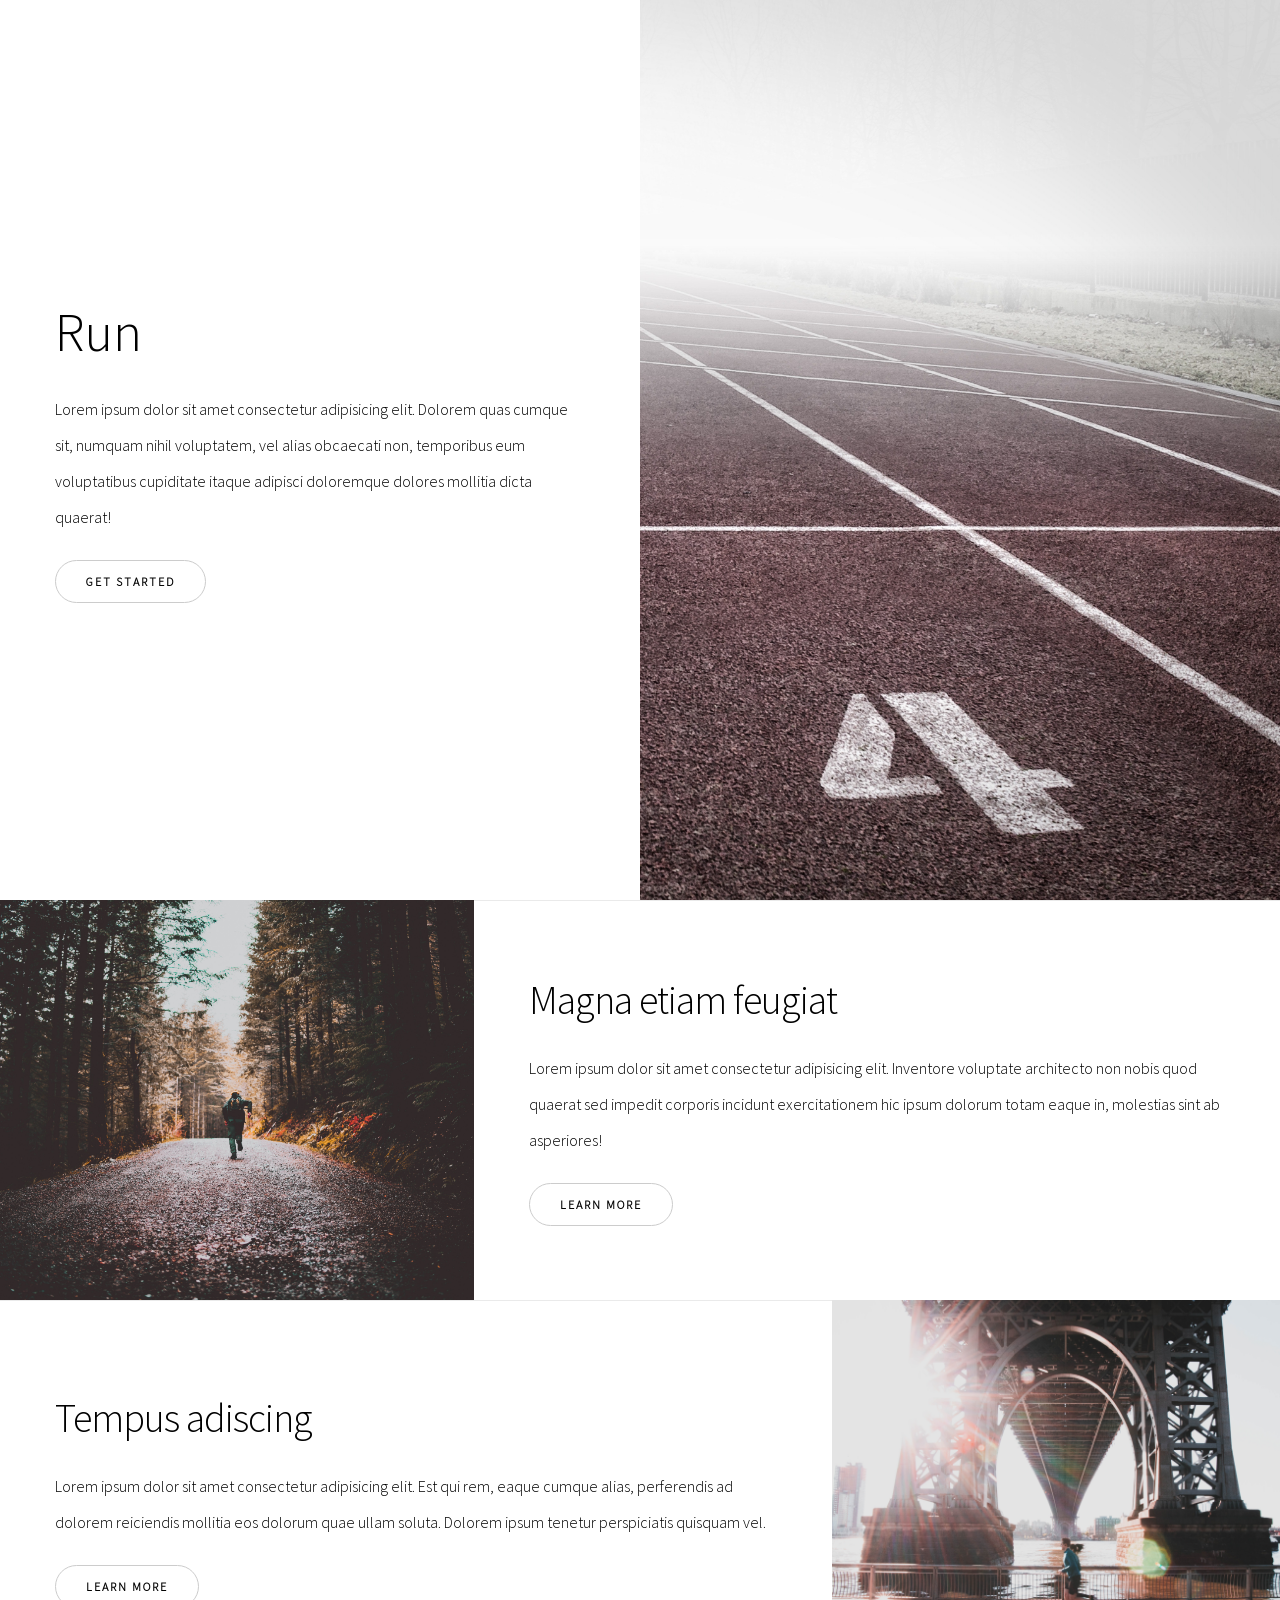
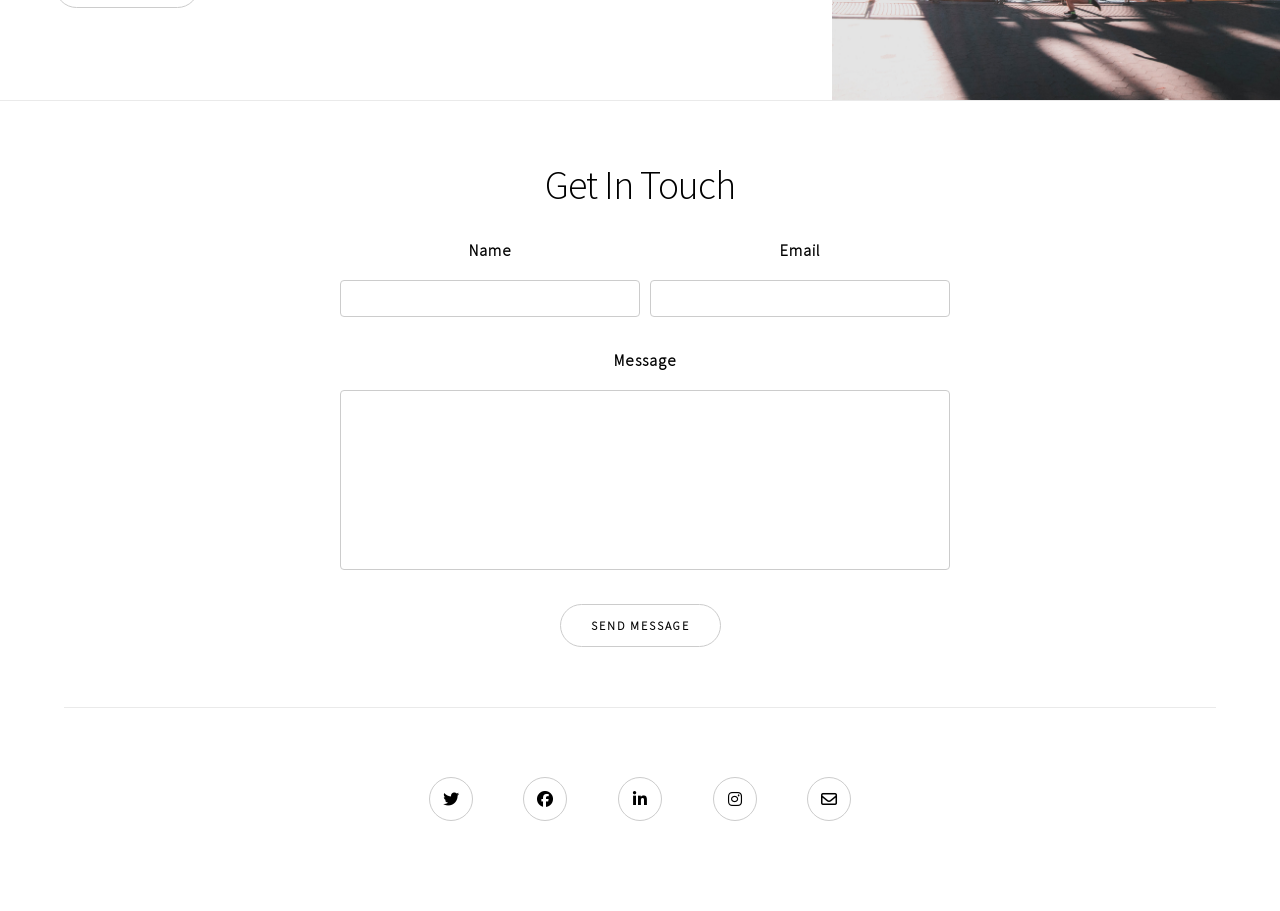
<file: index.html>
<!DOCTYPE html>
<html lang="fr">
  <head>
    <meta charset="UTF-8" />
    <meta http-equiv="X-UA-Compatible" content="IE=edge" />
    <meta name="viewport" content="width=device-width, initial-scale=1.0" />
    <title>Run</title>

    <link
      rel="stylesheet"
      href="https://cdnjs.cloudflare.com/ajax/libs/font-awesome/6.3.0/css/all.min.css"
    />
    <link rel="stylesheet" href="./assets/style/style.css" />
  </head>
  <body>
    <header>
      <div class="container">
        <div>
          <h1>Run</h1>
          <p>
            Lorem ipsum dolor sit amet consectetur adipisicing elit. Dolorem
            quas cumque sit, numquam nihil voluptatem, vel alias obcaecati non,
            temporibus eum voluptatibus cupiditate itaque adipisci doloremque
            dolores mollitia dicta quaerat!
          </p>
          <a href="#" class="button">Get started</a>
        </div>
      </div>
      <div class="img-banner"></div>
    </header>
    <section class="section-1">
      <div class="img"></div>
      <div class="container">
        <div>
          <h2>Magna etiam feugiat</h2>
          <p>
            Lorem ipsum dolor sit amet consectetur adipisicing elit. Inventore
            voluptate architecto non nobis quod quaerat sed impedit corporis
            incidunt exercitationem hic ipsum dolorum totam eaque in, molestias
            sint ab asperiores!
          </p>
          <a href="#" class="button">Learn More</a>
        </div>
      </div>
    </section>
    <section class="section-2">
      <div class="container">
        <div>
          <h2>Tempus adiscing</h2>
          <p>
            Lorem ipsum dolor sit amet consectetur adipisicing elit. Est qui
            rem, eaque cumque alias, perferendis ad dolorem reiciendis mollitia
            eos dolorum quae ullam soluta. Dolorem ipsum tenetur perspiciatis
            quisquam vel.
          </p>
          <a href="#" class="button">Learn More</a>
        </div>
      </div>
      <div class="img"></div>
    </section>

    <section class="contact">
      <h2>Get In Touch</h2>
      <form action="#">
        <div class="form-grid">
          <div>
            <label for="name">Name</label>
            <input type="text" id="name" />
          </div>
          <div>
            <label for="email">Email</label>
            <input type="text" id="email" />
          </div>
          <div class="textarea">
            <label for="message">Message</label>
            <textarea id="message"></textarea>
          </div>
        </div>
        <input type="submit" class="button" value="Send Message" />
      </form>
    </section>

    <footer>
      <ul>
        <li>
          <a href="#">
            <i class="fab fa-twitter"></i>
          </a>
        </li>
        <li>
          <a href="#">
            <i class="fab fa-facebook"></i>
          </a>
        </li>
        <li>
          <a href="#">
            <i class="fab fa-linkedin-in"></i>
          </a>
        </li>
        <li>
          <a href="#">
            <i class="fab fa-instagram"></i>
          </a>
        </li>
        <li>
          <a href="#">
            <i class="far fa-envelope"></i>
          </a>
        </li>
      </ul>
    </footer>
  </body>
</html>
</file>
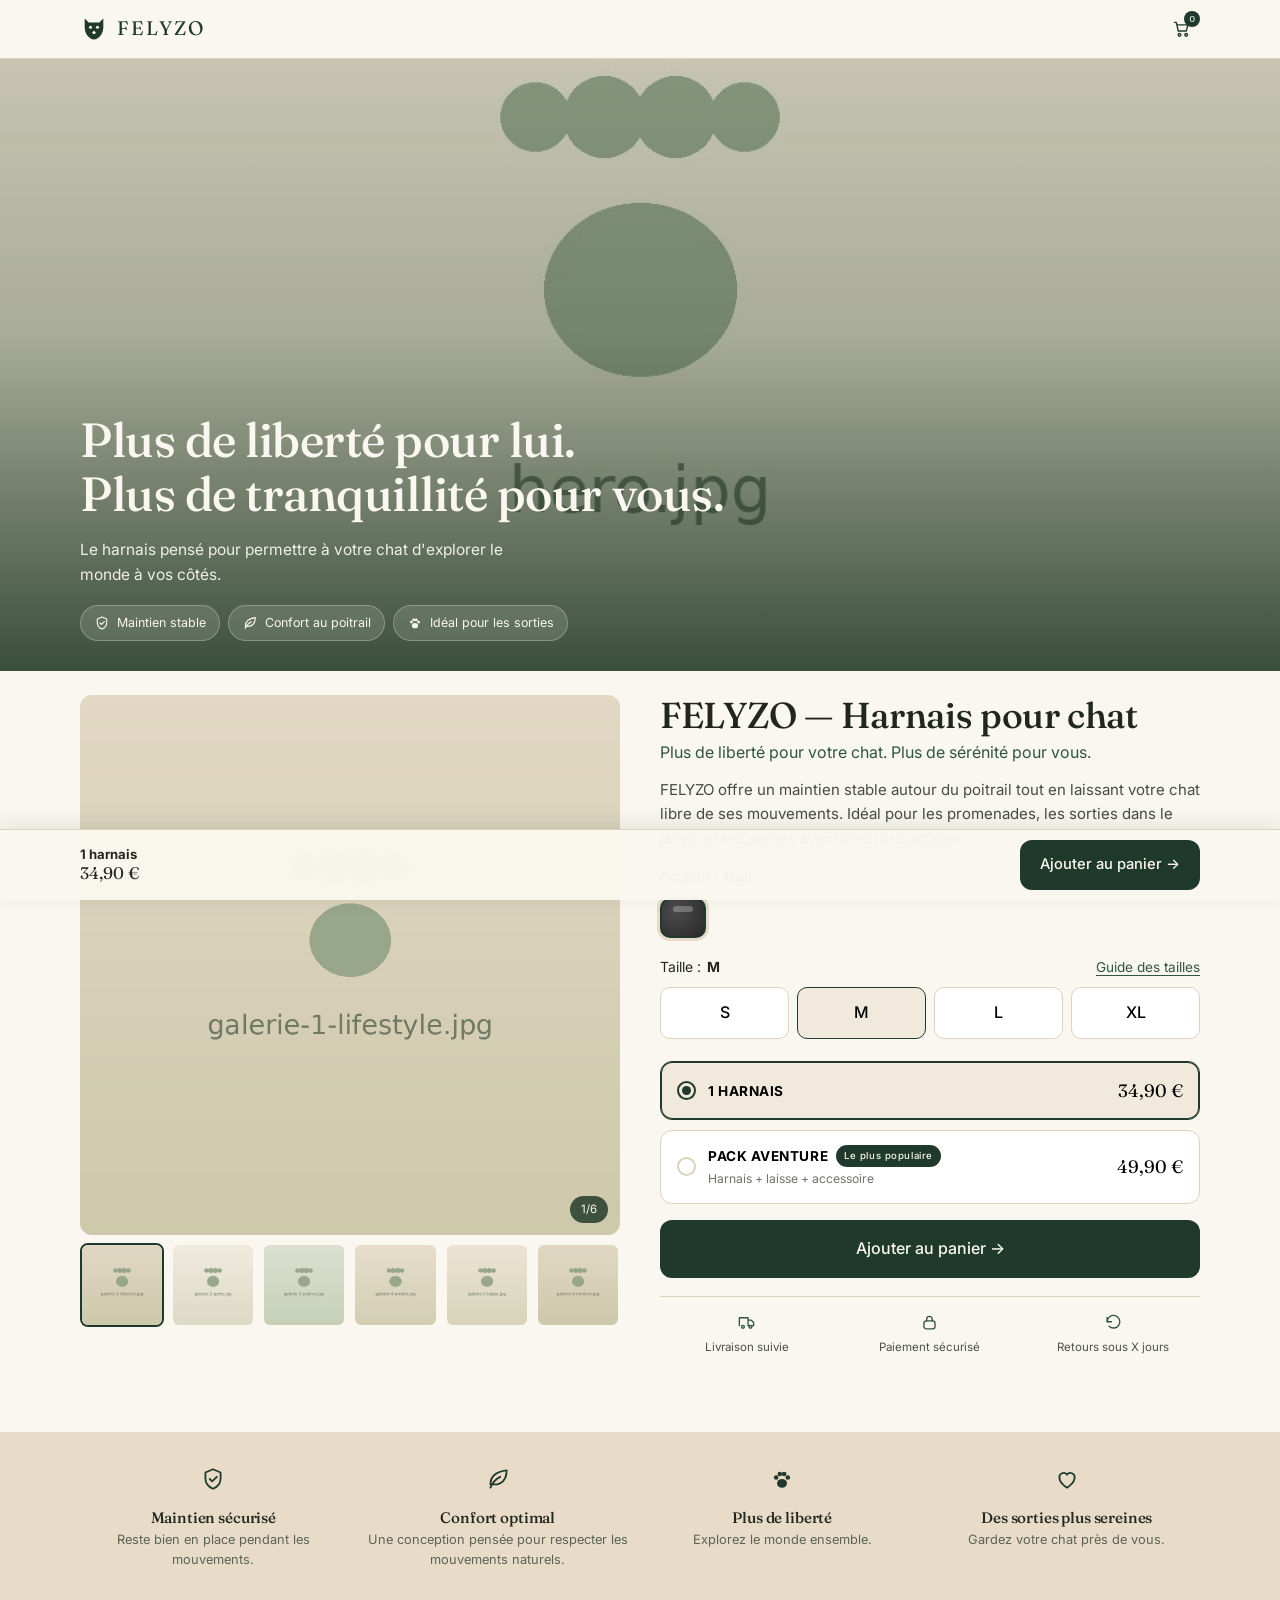
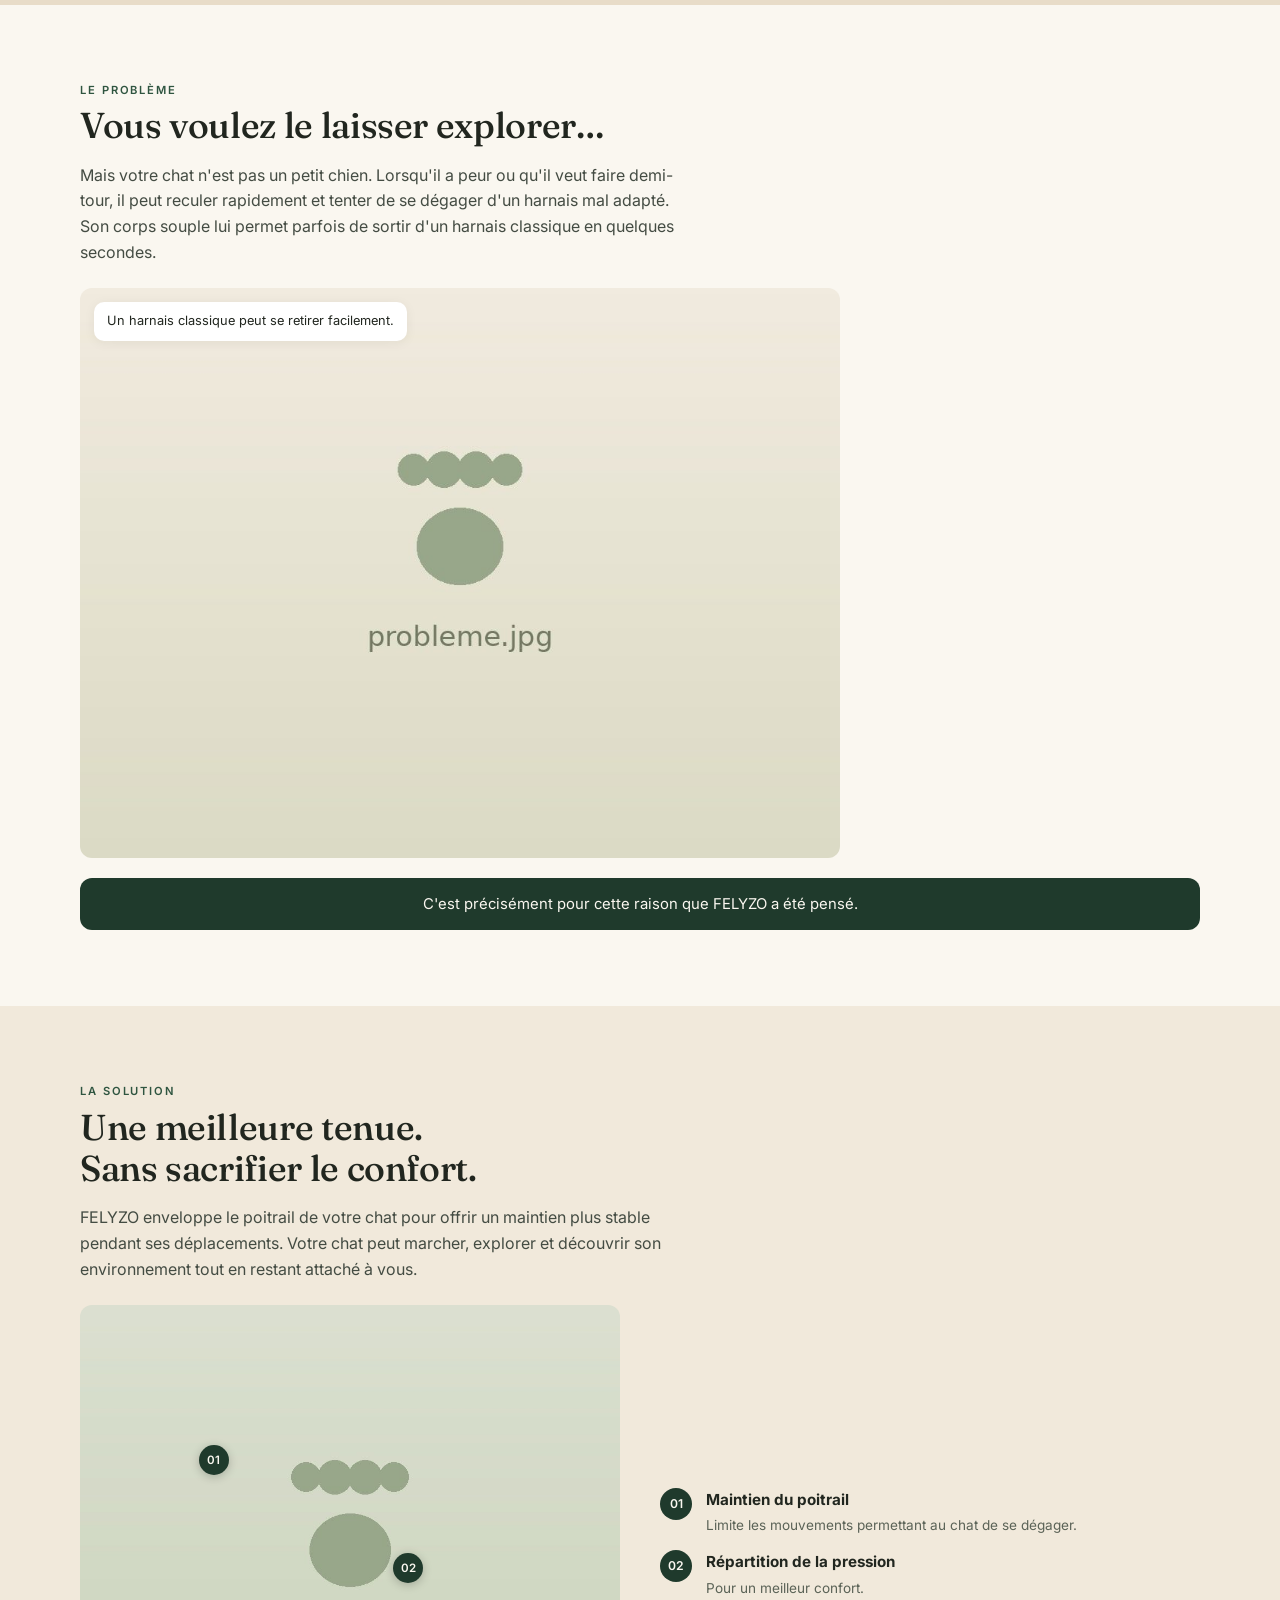
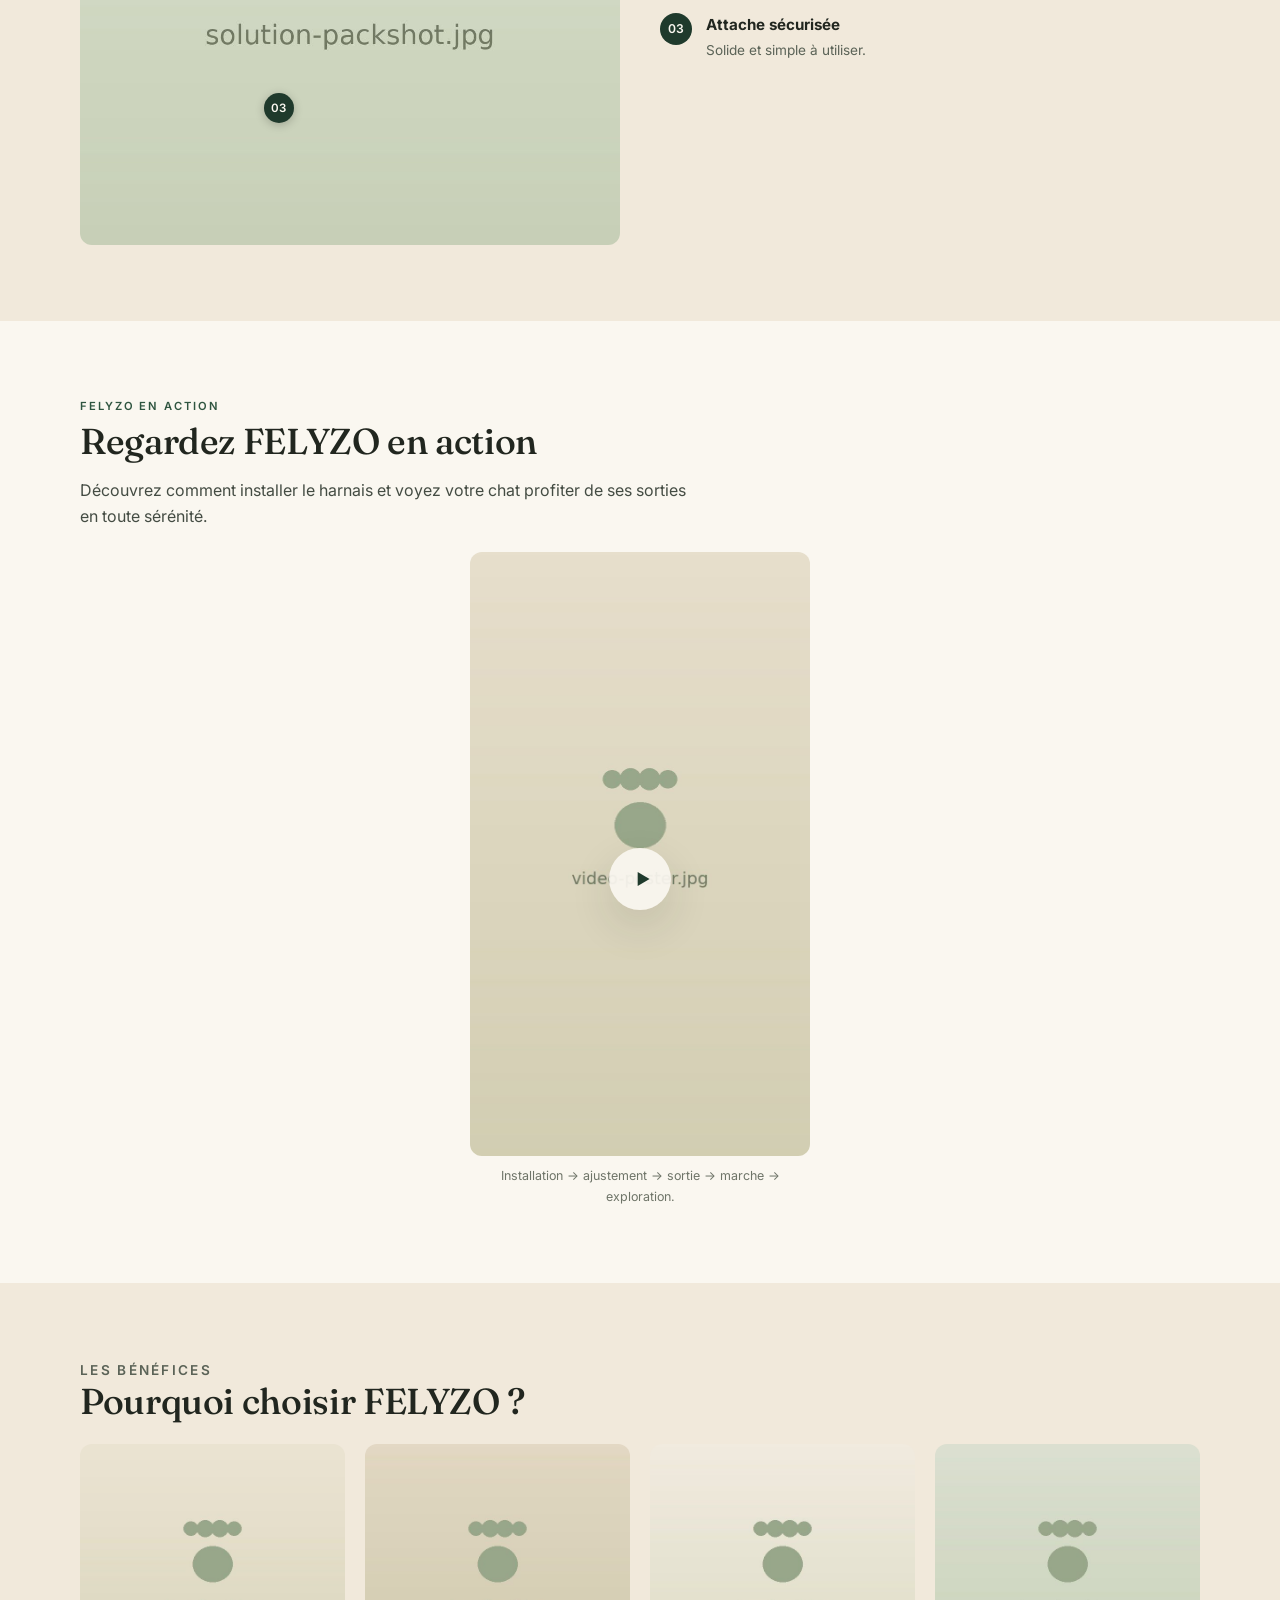
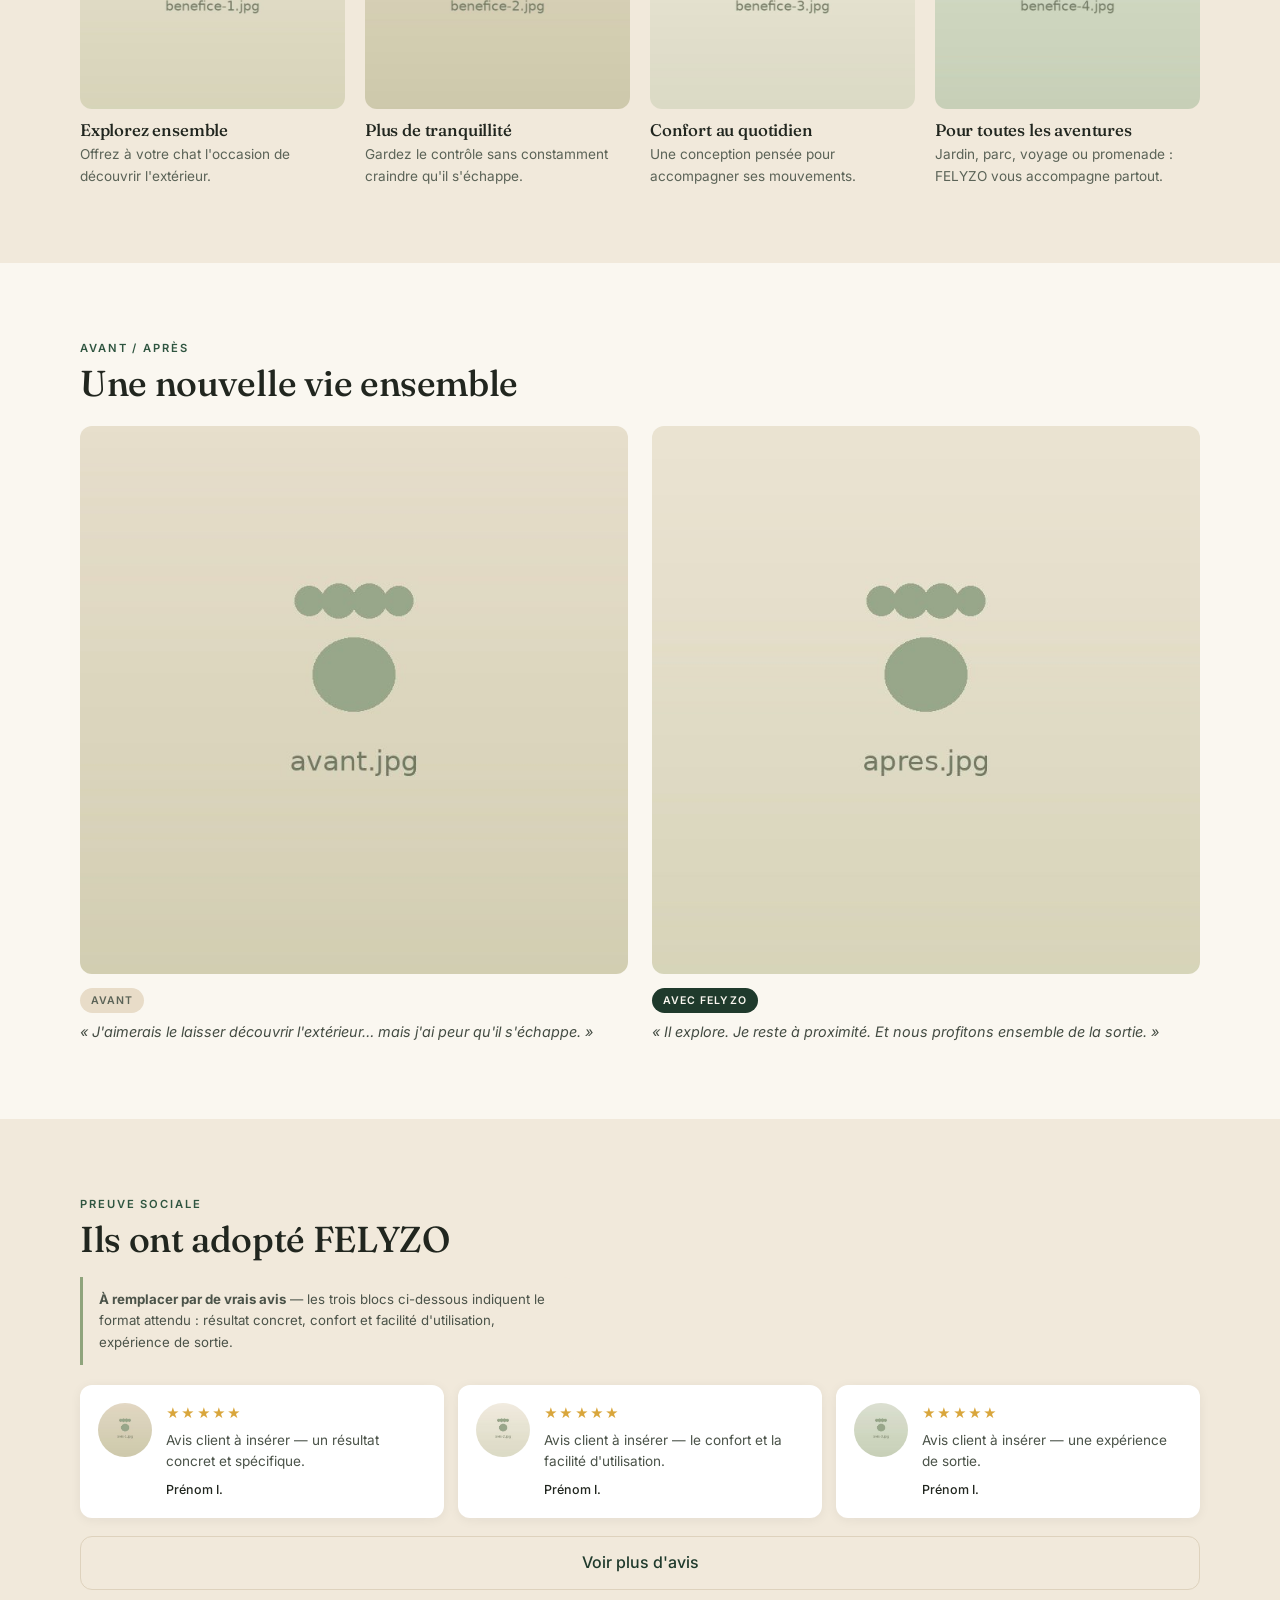
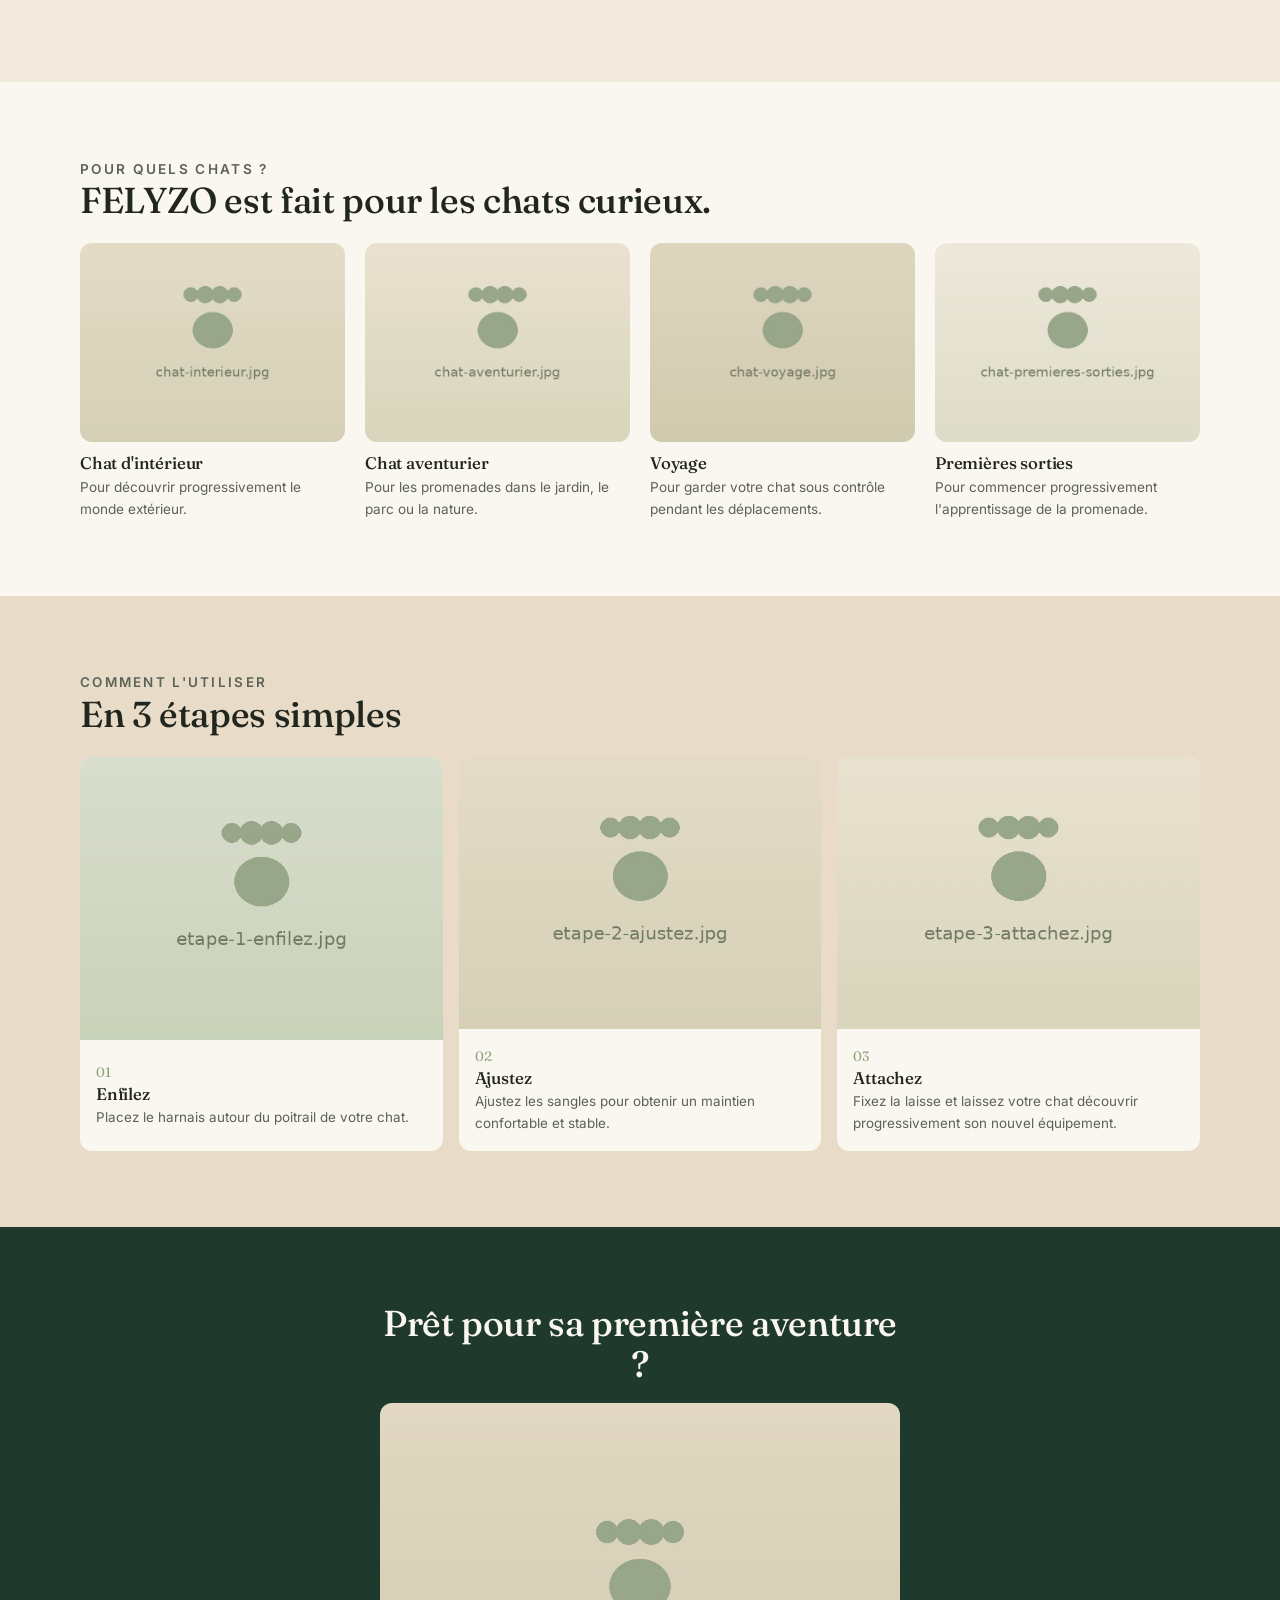
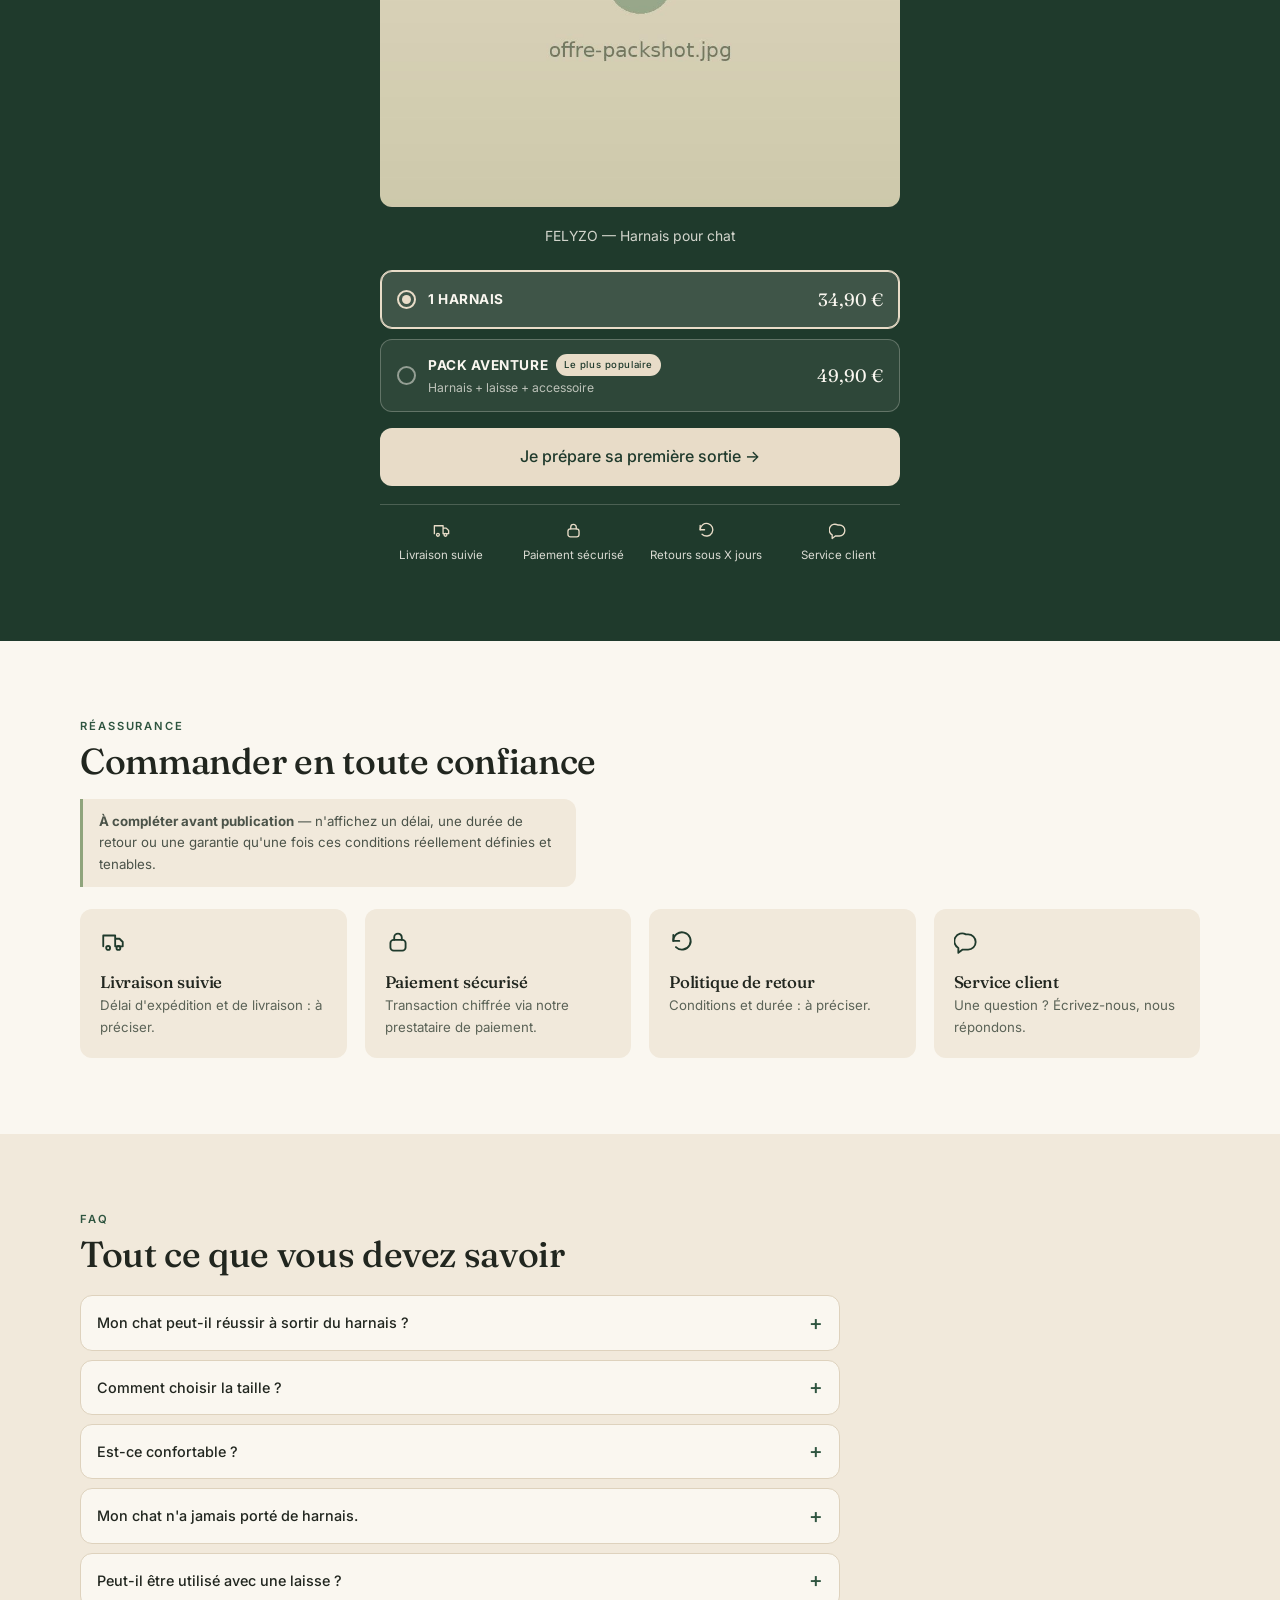
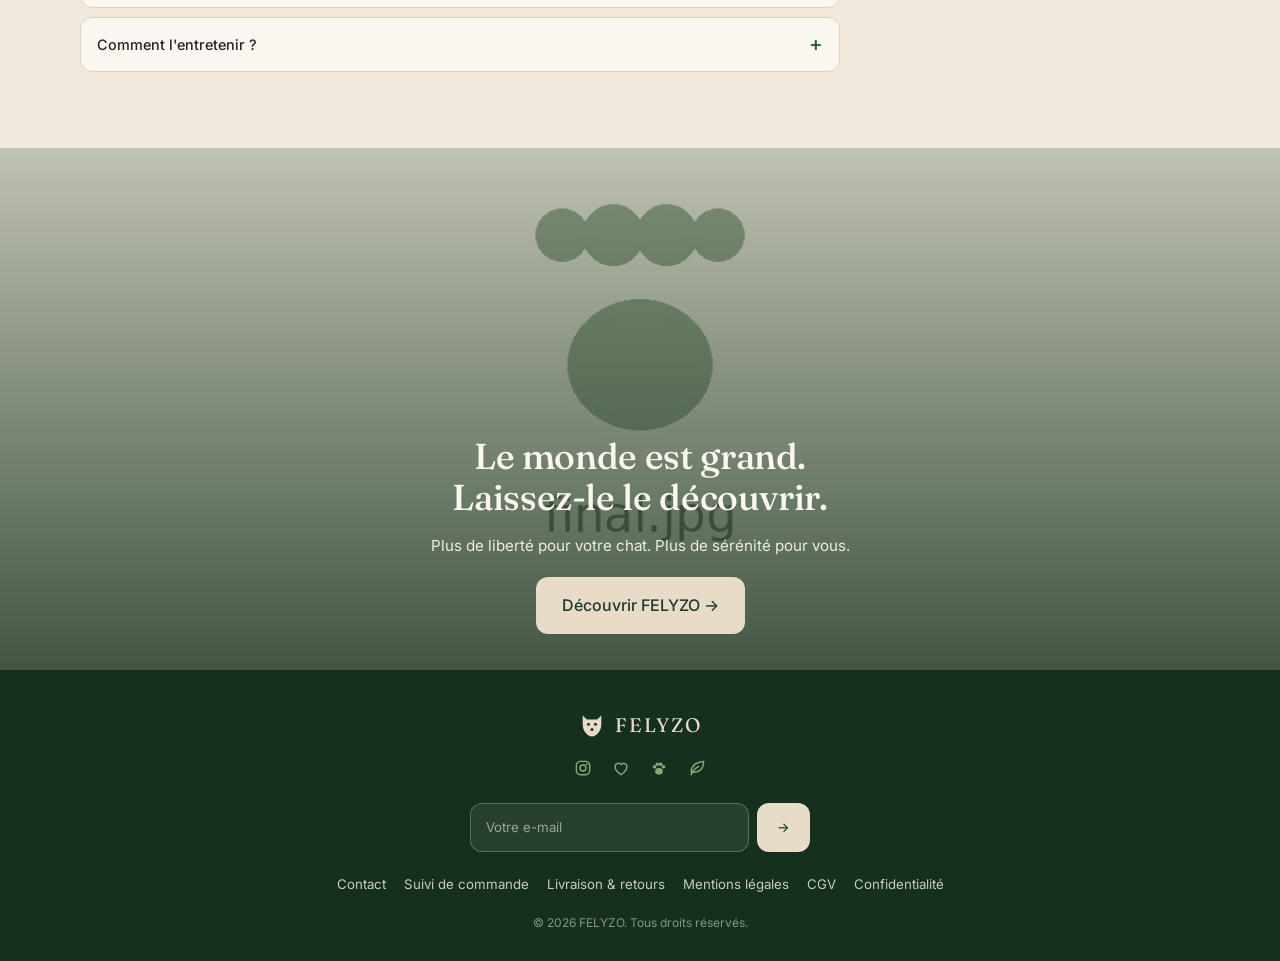
<file: felyzo/index.html>
<!DOCTYPE html>
<html lang="fr">
  <head>
    <meta charset="UTF-8" />
    <meta name="viewport" content="width=device-width, initial-scale=1.0" />
    <title>FELYZO — Harnais pour chat</title>
    <meta
      name="description"
      content="Plus de liberté pour lui. Plus de tranquillité pour vous. Le harnais pensé pour permettre à votre chat d'explorer le monde à vos côtés."
    />
    <link rel="preconnect" href="https://fonts.googleapis.com" />
    <link rel="preconnect" href="https://fonts.gstatic.com" crossorigin />
    <link
      href="https://fonts.googleapis.com/css2?family=Fraunces:opsz,wght@9..144,400;9..144,500;9..144,600&family=Inter:wght@300;400;500;600&display=swap"
      rel="stylesheet"
    />
    <link rel="stylesheet" href="./assets/style.css" />
  </head>
  <body>
    <!-- ══════ EN-TÊTE — minimal, boutique mono-produit ══════ -->
    <header class="header">
      <div class="wrap header__inner">
        <a class="logo" href="#">
          <svg class="logo__mark" viewBox="0 0 48 48" aria-hidden="true">
            <path d="M8 6l7 7h18l7-7v14c0 12-7 21-16 22C15 41 8 32 8 20V6z" fill="currentColor" />
            <circle cx="18" cy="21" r="2.6" fill="#faf7f0" />
            <circle cx="30" cy="21" r="2.6" fill="#faf7f0" />
            <path d="M24 27l-3 2.5c0 2 1.4 3.2 3 3.2s3-1.2 3-3.2L24 27z" fill="#faf7f0" />
          </svg>
          <span class="logo__text">FELYZO</span>
        </a>
        <button class="iconbtn" type="button" aria-label="Panier">
          <svg class="ico" aria-hidden="true"><use href="#i-cart" /></svg>
          <span class="cart-count" data-cart-count>0</span>
        </button>
      </div>
    </header>

    <main>
      <!-- ══════ 1 · HERO — accroche immédiate ══════ -->
      <section class="hero">
        <img class="hero__img" src="./assets/img/hero.jpg" alt="Chat portant le harnais FELYZO en extérieur" width="1200" height="1500" />
        <div class="hero__veil"></div>
        <div class="wrap hero__content">
          <h1>Plus de liberté pour lui.<br />Plus de tranquillité pour vous.</h1>
          <p>Le harnais pensé pour permettre à votre chat d'explorer le monde à vos côtés.</p>
          <ul class="hero__points">
            <li><svg class="ico" aria-hidden="true"><use href="#i-shield" /></svg> Maintien stable</li>
            <li><svg class="ico" aria-hidden="true"><use href="#i-leaf" /></svg> Confort au poitrail</li>
            <li><svg class="ico" aria-hidden="true"><use href="#i-paw" /></svg> Idéal pour les sorties</li>
          </ul>
        </div>
      </section>

      <!-- ══════ 2 · FICHE PRODUIT ══════ -->
      <section class="product" id="produit">
        <div class="wrap product__grid">
          <!-- Galerie : 6 visuels -->
          <div class="gallery">
            <div class="gallery__main">
              <img src="./assets/img/galerie-1-lifestyle.jpg" alt="Le harnais FELYZO porté en extérieur" data-gallery-main width="1000" height="1000" />
              <span class="gallery__counter" data-gallery-counter>1/6</span>
            </div>
            <div class="gallery__thumbs" role="group" aria-label="Visuels du produit">
              <button class="is-active" type="button" data-thumb="./assets/img/galerie-1-lifestyle.jpg"><img src="./assets/img/galerie-1-lifestyle.jpg" alt="Lifestyle" /></button>
              <button type="button" data-thumb="./assets/img/galerie-2-porte.jpg"><img src="./assets/img/galerie-2-porte.jpg" alt="Harnais porté" /></button>
              <button type="button" data-thumb="./assets/img/galerie-3-poitrail.jpg"><img src="./assets/img/galerie-3-poitrail.jpg" alt="Gros plan poitrail" /></button>
              <button type="button" data-thumb="./assets/img/galerie-4-arriere.jpg"><img src="./assets/img/galerie-4-arriere.jpg" alt="Vue arrière" /></button>
              <button type="button" data-thumb="./assets/img/galerie-5-laisse.jpg"><img src="./assets/img/galerie-5-laisse.jpg" alt="Laisse" /></button>
              <button type="button" data-thumb="./assets/img/galerie-6-matiere.jpg"><img src="./assets/img/galerie-6-matiere.jpg" alt="Détail matière" /></button>
            </div>
          </div>

          <!-- Informations -->
          <div class="info">
            <!--
              AVIS — à n'afficher que si la note et le nombre d'avis sont réels.
              Retirez ce commentaire pour activer le bloc, après avoir mis les vraies valeurs.
              <p class="rating"><span class="rating__stars">★★★★★</span> <strong>4,8/5</strong> <span class="muted">(… avis)</span></p>
            -->
            <h2 class="info__name">FELYZO — Harnais pour chat</h2>
            <p class="info__promise">Plus de liberté pour votre chat. Plus de sérénité pour vous.</p>
            <p class="info__desc">
              FELYZO offre un maintien stable autour du poitrail tout en laissant votre
              chat libre de ses mouvements. Idéal pour les promenades, les sorties dans
              le jardin et les petites aventures du quotidien.
            </p>

            <div class="choice">
              <p class="choice__label">Couleur : <strong data-color-label>Noir</strong></p>
              <div class="swatches" role="radiogroup" aria-label="Couleur">
                <button class="swatch is-active" type="button" role="radio" aria-checked="true" data-color="Noir" style="--c1: #2a2a2a; --c2: #4c4c4c">
                  <span class="sr-only">Noir</span>
                </button>
              </div>
            </div>

            <div class="choice">
              <p class="choice__label">
                Taille : <strong data-size-label>M</strong>
                <button class="link" type="button" data-open-guide>Guide des tailles</button>
              </p>
              <div class="sizes" role="radiogroup" aria-label="Taille">
                <button class="size" type="button" role="radio" aria-checked="false" data-size="S">S</button>
                <button class="size is-active" type="button" role="radio" aria-checked="true" data-size="M">M</button>
                <button class="size" type="button" role="radio" aria-checked="false" data-size="L">L</button>
                <button class="size" type="button" role="radio" aria-checked="false" data-size="XL">XL</button>
              </div>
            </div>

            <!-- Sélecteur d'offre -->
            <div class="offers" role="radiogroup" aria-label="Offre">
              <button class="offer is-active" type="button" role="radio" aria-checked="true" data-offer="1 harnais" data-price="34,90 €">
                <span class="offer__radio" aria-hidden="true"></span>
                <span class="offer__body">
                  <strong>1 HARNAIS</strong>
                </span>
                <span class="offer__price">34,90 €</span>
              </button>
              <button class="offer" type="button" role="radio" aria-checked="false" data-offer="Pack aventure" data-price="49,90 €">
                <span class="offer__radio" aria-hidden="true"></span>
                <span class="offer__body">
                  <strong>PACK AVENTURE <span class="badge">Le plus populaire</span></strong>
                  <small>Harnais + laisse + accessoire</small>
                </span>
                <span class="offer__price">49,90 €</span>
              </button>
            </div>

            <button class="btn btn--main" type="button" data-add-to-cart>Ajouter au panier →</button>
            <p class="added" data-added hidden>Ajouté au panier : <strong data-added-label></strong></p>

            <ul class="reassure">
              <li><svg class="ico" aria-hidden="true"><use href="#i-truck" /></svg> Livraison suivie</li>
              <li><svg class="ico" aria-hidden="true"><use href="#i-lock" /></svg> Paiement sécurisé</li>
              <li><svg class="ico" aria-hidden="true"><use href="#i-back" /></svg> Retours sous X jours</li>
            </ul>
          </div>
        </div>
      </section>

      <!-- ══════ 3 · BANDEAU BÉNÉFICES ══════ -->
      <section class="band">
        <div class="wrap band__grid">
          <div><svg class="ico ico--lg" aria-hidden="true"><use href="#i-shield" /></svg><h3>Maintien sécurisé</h3><p>Reste bien en place pendant les mouvements.</p></div>
          <div><svg class="ico ico--lg" aria-hidden="true"><use href="#i-leaf" /></svg><h3>Confort optimal</h3><p>Une conception pensée pour respecter les mouvements naturels.</p></div>
          <div><svg class="ico ico--lg" aria-hidden="true"><use href="#i-paw" /></svg><h3>Plus de liberté</h3><p>Explorez le monde ensemble.</p></div>
          <div><svg class="ico ico--lg" aria-hidden="true"><use href="#i-heart" /></svg><h3>Des sorties plus sereines</h3><p>Gardez votre chat près de vous.</p></div>
        </div>
      </section>

      <!-- ══════ 4 · LE PROBLÈME ══════ -->
      <section class="problem">
        <div class="wrap">
          <p class="kicker">Le problème</p>
          <h2>Vous voulez le laisser explorer…</h2>
          <p class="lede">
            Mais votre chat n'est pas un petit chien. Lorsqu'il a peur ou qu'il veut
            faire demi-tour, il peut reculer rapidement et tenter de se dégager d'un
            harnais mal adapté. Son corps souple lui permet parfois de sortir d'un
            harnais classique en quelques secondes.
          </p>
          <figure class="problem__media">
            <img src="./assets/img/probleme.jpg" alt="Chat se dégageant d'un harnais classique" width="1000" height="750" />
            <figcaption>Un harnais classique peut se retirer facilement.</figcaption>
          </figure>
          <p class="transition">C'est précisément pour cette raison que FELYZO a été pensé.</p>
        </div>
      </section>

      <!-- ══════ 5 · LA SOLUTION ══════ -->
      <section class="solution">
        <div class="wrap">
          <p class="kicker">La solution</p>
          <h2>Une meilleure tenue.<br />Sans sacrifier le confort.</h2>
          <p class="lede">
            FELYZO enveloppe le poitrail de votre chat pour offrir un maintien plus
            stable pendant ses déplacements. Votre chat peut marcher, explorer et
            découvrir son environnement tout en restant attaché à vous.
          </p>

          <div class="solution__grid">
            <figure class="packshot">
              <img src="./assets/img/solution-packshot.jpg" alt="Packshot annoté du harnais FELYZO" width="1000" height="1000" />
              <span class="pin pin--1">01</span>
              <span class="pin pin--2">02</span>
              <span class="pin pin--3">03</span>
            </figure>
            <ol class="points">
              <li><span class="points__num">01</span><div><strong>Maintien du poitrail</strong><p>Limite les mouvements permettant au chat de se dégager.</p></div></li>
              <li><span class="points__num">02</span><div><strong>Répartition de la pression</strong><p>Pour un meilleur confort.</p></div></li>
              <li><span class="points__num">03</span><div><strong>Attache sécurisée</strong><p>Solide et simple à utiliser.</p></div></li>
            </ol>
          </div>
        </div>
      </section>

      <!-- ══════ 6 · DÉMONSTRATION ══════ -->
      <section class="demo">
        <div class="wrap">
          <p class="kicker">FELYZO en action</p>
          <h2>Regardez FELYZO en action</h2>
          <p class="lede">
            Découvrez comment installer le harnais et voyez votre chat profiter de ses
            sorties en toute sérénité.
          </p>
          <figure class="video">
            <img src="./assets/img/video-poster.jpg" alt="Aperçu de la vidéo de démonstration" width="720" height="1280" />
            <button class="video__play" type="button" aria-label="Lire la vidéo">
              <svg viewBox="0 0 24 24" aria-hidden="true"><path d="M8 5.5v13l11-6.5z" fill="currentColor" /></svg>
            </button>
            <figcaption>Installation → ajustement → sortie → marche → exploration.</figcaption>
          </figure>
        </div>
      </section>

      <!-- ══════ 7 · LES BÉNÉFICES ══════ -->
      <section class="benefits">
        <div class="wrap">
          <p class="kicker">Les bénéfices</p>
          <h2>Pourquoi choisir FELYZO ?</h2>
          <div class="benefits__grid">
            <article>
              <img src="./assets/img/benefice-1.jpg" alt="Chat explorant l'extérieur" width="600" height="600" />
              <h3>Explorez ensemble</h3>
              <p>Offrez à votre chat l'occasion de découvrir l'extérieur.</p>
            </article>
            <article>
              <img src="./assets/img/benefice-2.jpg" alt="Chat tenu en laisse" width="600" height="600" />
              <h3>Plus de tranquillité</h3>
              <p>Gardez le contrôle sans constamment craindre qu'il s'échappe.</p>
            </article>
            <article>
              <img src="./assets/img/benefice-3.jpg" alt="Chat en mouvement" width="600" height="600" />
              <h3>Confort au quotidien</h3>
              <p>Une conception pensée pour accompagner ses mouvements.</p>
            </article>
            <article>
              <img src="./assets/img/benefice-4.jpg" alt="Chat en promenade" width="600" height="600" />
              <h3>Pour toutes les aventures</h3>
              <p>Jardin, parc, voyage ou promenade : FELYZO vous accompagne partout.</p>
            </article>
          </div>
        </div>
      </section>

      <!-- ══════ 8 · AVANT / APRÈS ══════ -->
      <section class="beforeafter">
        <div class="wrap">
          <p class="kicker">Avant / après</p>
          <h2>Une nouvelle vie ensemble</h2>
          <div class="beforeafter__grid">
            <figure>
              <img src="./assets/img/avant.jpg" alt="Chat derrière une fenêtre" width="700" height="700" />
              <figcaption><span class="chip">Avant</span><blockquote>« J'aimerais le laisser découvrir l'extérieur… mais j'ai peur qu'il s'échappe. »</blockquote></figcaption>
            </figure>
            <figure>
              <img src="./assets/img/apres.jpg" alt="Chat en extérieur avec son harnais" width="700" height="700" />
              <figcaption><span class="chip chip--green">Avec FELYZO</span><blockquote>« Il explore. Je reste à proximité. Et nous profitons ensemble de la sortie. »</blockquote></figcaption>
            </figure>
          </div>
        </div>
      </section>

      <!-- ══════ 9 · PREUVE SOCIALE ══════ -->
      <section class="reviews">
        <div class="wrap">
          <p class="kicker">Preuve sociale</p>
          <h2>Ils ont adopté FELYZO</h2>
          <p class="note">
            <strong>À remplacer par de vrais avis</strong> — les trois blocs ci-dessous
            indiquent le format attendu : résultat concret, confort et facilité
            d'utilisation, expérience de sortie.
          </p>
          <div class="reviews__grid">
            <article class="review">
              <img src="./assets/img/avis-1.jpg" alt="" width="200" height="200" />
              <div>
                <p class="stars" aria-hidden="true">★★★★★</p>
                <blockquote>Avis client à insérer — un résultat concret et spécifique.</blockquote>
                <p class="review__by">Prénom I.</p>
              </div>
            </article>
            <article class="review">
              <img src="./assets/img/avis-2.jpg" alt="" width="200" height="200" />
              <div>
                <p class="stars" aria-hidden="true">★★★★★</p>
                <blockquote>Avis client à insérer — le confort et la facilité d'utilisation.</blockquote>
                <p class="review__by">Prénom I.</p>
              </div>
            </article>
            <article class="review">
              <img src="./assets/img/avis-3.jpg" alt="" width="200" height="200" />
              <div>
                <p class="stars" aria-hidden="true">★★★★★</p>
                <blockquote>Avis client à insérer — une expérience de sortie.</blockquote>
                <p class="review__by">Prénom I.</p>
              </div>
            </article>
          </div>
          <p class="center"><a class="btn btn--ghost" href="#">Voir plus d'avis</a></p>
        </div>
      </section>

      <!-- ══════ 10 · POUR QUELS CHATS ? ══════ -->
      <section class="forwho">
        <div class="wrap">
          <p class="kicker">Pour quels chats ?</p>
          <h2>FELYZO est fait pour les chats curieux.</h2>
          <div class="forwho__grid">
            <article>
              <img src="./assets/img/chat-interieur.jpg" alt="Chat d'intérieur à la fenêtre" width="600" height="600" />
              <h3>Chat d'intérieur</h3>
              <p>Pour découvrir progressivement le monde extérieur.</p>
            </article>
            <article>
              <img src="./assets/img/chat-aventurier.jpg" alt="Chat en pleine nature" width="600" height="600" />
              <h3>Chat aventurier</h3>
              <p>Pour les promenades dans le jardin, le parc ou la nature.</p>
            </article>
            <article>
              <img src="./assets/img/chat-voyage.jpg" alt="Chat en déplacement" width="600" height="600" />
              <h3>Voyage</h3>
              <p>Pour garder votre chat sous contrôle pendant les déplacements.</p>
            </article>
            <article>
              <img src="./assets/img/chat-premieres-sorties.jpg" alt="Chaton découvrant l'extérieur" width="600" height="600" />
              <h3>Premières sorties</h3>
              <p>Pour commencer progressivement l'apprentissage de la promenade.</p>
            </article>
          </div>
        </div>
      </section>

      <!-- ══════ 11 · COMMENT L'UTILISER ══════ -->
      <section class="steps">
        <div class="wrap">
          <p class="kicker">Comment l'utiliser</p>
          <h2>En 3 étapes simples</h2>
          <ol class="steps__list">
            <li>
              <img src="./assets/img/etape-1-enfilez.jpg" alt="Enfiler le harnais" width="600" height="600" />
              <div><span class="steps__num">01</span><h3>Enfilez</h3><p>Placez le harnais autour du poitrail de votre chat.</p></div>
            </li>
            <li>
              <img src="./assets/img/etape-2-ajustez.jpg" alt="Ajuster les sangles" width="600" height="600" />
              <div><span class="steps__num">02</span><h3>Ajustez</h3><p>Ajustez les sangles pour obtenir un maintien confortable et stable.</p></div>
            </li>
            <li>
              <img src="./assets/img/etape-3-attachez.jpg" alt="Attacher la laisse" width="600" height="600" />
              <div><span class="steps__num">03</span><h3>Attachez</h3><p>Fixez la laisse et laissez votre chat découvrir progressivement son nouvel équipement.</p></div>
            </li>
          </ol>
        </div>
      </section>

      <!-- ══════ 12 · RAPPEL DE L'OFFRE ══════ -->
      <section class="recall" id="offre">
        <div class="wrap recall__inner">
          <h2>Prêt pour sa première aventure ?</h2>
          <figure class="recall__media">
            <img src="./assets/img/offre-packshot.jpg" alt="Le harnais FELYZO et sa laisse" width="900" height="700" />
          </figure>
          <p class="recall__product">FELYZO — Harnais pour chat</p>

          <div class="offers offers--dark" role="radiogroup" aria-label="Offre">
            <button class="offer is-active" type="button" role="radio" aria-checked="true" data-offer="1 harnais" data-price="34,90 €">
              <span class="offer__radio" aria-hidden="true"></span>
              <span class="offer__body"><strong>1 HARNAIS</strong></span>
              <span class="offer__price">34,90 €</span>
            </button>
            <button class="offer" type="button" role="radio" aria-checked="false" data-offer="Pack aventure" data-price="49,90 €">
              <span class="offer__radio" aria-hidden="true"></span>
              <span class="offer__body"><strong>PACK AVENTURE <span class="badge">Le plus populaire</span></strong><small>Harnais + laisse + accessoire</small></span>
              <span class="offer__price">49,90 €</span>
            </button>
          </div>

          <button class="btn btn--main" type="button" data-add-to-cart>Je prépare sa première sortie →</button>
          <ul class="reassure reassure--4">
            <li><svg class="ico" aria-hidden="true"><use href="#i-truck" /></svg> Livraison suivie</li>
            <li><svg class="ico" aria-hidden="true"><use href="#i-lock" /></svg> Paiement sécurisé</li>
            <li><svg class="ico" aria-hidden="true"><use href="#i-back" /></svg> Retours sous X jours</li>
            <li><svg class="ico" aria-hidden="true"><use href="#i-chat" /></svg> Service client</li>
          </ul>
        </div>
      </section>

      <!-- ══════ 13 · RÉASSURANCE ══════ -->
      <section class="trust">
        <div class="wrap">
          <p class="kicker">Réassurance</p>
          <h2>Commander en toute confiance</h2>
          <p class="note">
            <strong>À compléter avant publication</strong> — n'affichez un délai, une
            durée de retour ou une garantie qu'une fois ces conditions réellement
            définies et tenables.
          </p>
          <ul class="trust__grid">
            <li><svg class="ico ico--lg" aria-hidden="true"><use href="#i-truck" /></svg><h3>Livraison suivie</h3><p>Délai d'expédition et de livraison : à préciser.</p></li>
            <li><svg class="ico ico--lg" aria-hidden="true"><use href="#i-lock" /></svg><h3>Paiement sécurisé</h3><p>Transaction chiffrée via notre prestataire de paiement.</p></li>
            <li><svg class="ico ico--lg" aria-hidden="true"><use href="#i-back" /></svg><h3>Politique de retour</h3><p>Conditions et durée : à préciser.</p></li>
            <li><svg class="ico ico--lg" aria-hidden="true"><use href="#i-chat" /></svg><h3>Service client</h3><p>Une question ? Écrivez-nous, nous répondons.</p></li>
          </ul>
        </div>
      </section>

      <!-- ══════ 14 · FAQ ══════ -->
      <section class="faq" id="faq">
        <div class="wrap">
          <p class="kicker">FAQ</p>
          <h2>Tout ce que vous devez savoir</h2>
          <div class="accordion">
            <details>
              <summary>Mon chat peut-il réussir à sortir du harnais ?</summary>
              <p>Aucun harnais ne peut garantir qu'un chat ne pourra jamais se dégager. FELYZO est conçu pour offrir un maintien stable, notamment lorsque le chat tente de reculer. Un ajustement correct est essentiel.</p>
            </details>
            <details>
              <summary>Comment choisir la taille ?</summary>
              <p>Utilisez le tour de poitrail indiqué dans le guide des tailles et mesurez votre chat avant de commander.</p>
            </details>
            <details>
              <summary>Est-ce confortable ?</summary>
              <p>FELYZO est conçu pour répartir la tension autour du poitrail et accompagner les mouvements naturels du chat.</p>
            </details>
            <details>
              <summary>Mon chat n'a jamais porté de harnais.</summary>
              <p>Commencez à l'intérieur pendant quelques minutes, puis augmentez progressivement la durée avant les premières sorties.</p>
            </details>
            <details>
              <summary>Peut-il être utilisé avec une laisse ?</summary>
              <p>Oui, avec une laisse adaptée et correctement attachée au point prévu à cet effet.</p>
            </details>
            <details>
              <summary>Comment l'entretenir ?</summary>
              <p>Suivre les instructions d'entretien correspondant aux matériaux et à la version réellement vendue.</p>
            </details>
          </div>
        </div>
      </section>

      <!-- ══════ 15 · DERNIER CTA ══════ -->
      <section class="final">
        <img class="final__img" src="./assets/img/final.jpg" alt="Chat explorant un jardin avec son harnais" width="1200" height="900" />
        <div class="final__veil"></div>
        <div class="wrap final__content">
          <h2>Le monde est grand.<br />Laissez-le le découvrir.</h2>
          <p>Plus de liberté pour votre chat. Plus de sérénité pour vous.</p>
          <a class="btn btn--main btn--auto" href="#produit">Découvrir FELYZO →</a>
        </div>
      </section>
    </main>

    <!-- ══════ PIED DE PAGE ══════ -->
    <footer class="footer">
      <div class="wrap">
        <a class="logo logo--light" href="#">
          <svg class="logo__mark" viewBox="0 0 48 48" aria-hidden="true">
            <path d="M8 6l7 7h18l7-7v14c0 12-7 21-16 22C15 41 8 32 8 20V6z" fill="currentColor" />
            <circle cx="18" cy="21" r="2.6" fill="#1f3a2c" />
            <circle cx="30" cy="21" r="2.6" fill="#1f3a2c" />
            <path d="M24 27l-3 2.5c0 2 1.4 3.2 3 3.2s3-1.2 3-3.2L24 27z" fill="#1f3a2c" />
          </svg>
          <span class="logo__text">FELYZO</span>
        </a>
        <ul class="socials">
          <li><a href="#" aria-label="Instagram"><svg class="ico" aria-hidden="true"><use href="#i-insta" /></svg></a></li>
          <li><a href="#" aria-label="Facebook"><svg class="ico" aria-hidden="true"><use href="#i-heart" /></svg></a></li>
          <li><a href="#" aria-label="TikTok"><svg class="ico" aria-hidden="true"><use href="#i-paw" /></svg></a></li>
          <li><a href="#" aria-label="YouTube"><svg class="ico" aria-hidden="true"><use href="#i-leaf" /></svg></a></li>
        </ul>
        <form class="news" data-newsletter>
          <label class="sr-only" for="email">Votre e-mail</label>
          <input id="email" type="email" placeholder="Votre e-mail" required />
          <button class="btn btn--main btn--auto" type="submit">→</button>
        </form>
        <nav class="footer__links" aria-label="Liens du pied de page">
          <a href="#">Contact</a>
          <a href="#">Suivi de commande</a>
          <a href="#">Livraison &amp; retours</a>
          <a href="#">Mentions légales</a>
          <a href="#">CGV</a>
          <a href="#">Confidentialité</a>
        </nav>
        <small>© 2026 FELYZO. Tous droits réservés.</small>
      </div>
    </footer>

    <!-- ══════ BARRE D'ACHAT COLLANTE (ajout hors document) ══════ -->
    <div class="stickybar" data-stickybar hidden>
      <div class="wrap stickybar__inner">
        <span class="stickybar__info">
          <strong data-sticky-offer>1 harnais</strong>
          <span data-sticky-price>34,90 €</span>
        </span>
        <button class="btn btn--main btn--auto" type="button" data-add-to-cart>Ajouter au panier →</button>
      </div>
    </div>

    <!-- ══════ GUIDE DES TAILLES ══════ -->
    <dialog class="guide" data-guide>
      <h2>Guide des tailles</h2>
      <p>Mesurez le <strong>tour de poitrail</strong> de votre chat, juste derrière les pattes avant, sans serrer.</p>
      <table>
        <thead><tr><th>Taille</th><th>Tour de poitrail</th><th>Poids indicatif</th></tr></thead>
        <tbody>
          <tr><td>S</td><td>20 – 28 cm</td><td>2 – 4 kg</td></tr>
          <tr><td>M</td><td>28 – 36 cm</td><td>4 – 6 kg</td></tr>
          <tr><td>L</td><td>36 – 44 cm</td><td>6 – 8 kg</td></tr>
          <tr><td>XL</td><td>44 – 52 cm</td><td>8 – 12 kg</td></tr>
        </tbody>
      </table>
      <p class="hint">Si votre chat est entre deux tailles, choisissez la taille au-dessus. Mesures à confirmer auprès du fournisseur avant publication.</p>
      <button class="btn btn--ghost" type="button" data-close-guide>Fermer</button>
    </dialog>

    <!-- ══════ ICÔNES ══════ -->
    <svg style="display: none" aria-hidden="true">
      <symbol id="i-truck" viewBox="0 0 24 24" fill="none" stroke="currentColor" stroke-width="1.7" stroke-linecap="round" stroke-linejoin="round"><path d="M3 16V6h11v10M14 9h4l3 3v4h-7" /><circle cx="7.5" cy="17.5" r="1.8" /><circle cx="17" cy="17.5" r="1.8" /></symbol>
      <symbol id="i-shield" viewBox="0 0 24 24" fill="none" stroke="currentColor" stroke-width="1.7" stroke-linecap="round" stroke-linejoin="round"><path d="M12 3l7 3v5.5c0 4.5-3 7.8-7 9.5-4-1.7-7-5-7-9.5V6l7-3z" /><path d="M9 12l2.2 2.2L15.5 10" /></symbol>
      <symbol id="i-leaf" viewBox="0 0 24 24" fill="none" stroke="currentColor" stroke-width="1.7" stroke-linecap="round" stroke-linejoin="round"><path d="M20 4c0 9-5 13-11 13H5c0-8 6-12 15-13z" /><path d="M5 20c2-5 5-8 9-10" /></symbol>
      <symbol id="i-paw" viewBox="0 0 24 24" fill="currentColor"><ellipse cx="12" cy="16" rx="4.6" ry="4" /><circle cx="6.6" cy="10.6" r="2.1" /><circle cx="10" cy="7.4" r="2.1" /><circle cx="14" cy="7.4" r="2.1" /><circle cx="17.4" cy="10.6" r="2.1" /></symbol>
      <symbol id="i-heart" viewBox="0 0 24 24" fill="none" stroke="currentColor" stroke-width="1.7" stroke-linecap="round" stroke-linejoin="round"><path d="M12 20s-7-4.4-7-9.2A3.9 3.9 0 0 1 12 8a3.9 3.9 0 0 1 7 2.8C19 15.6 12 20 12 20z" /></symbol>
      <symbol id="i-cart" viewBox="0 0 24 24" fill="none" stroke="currentColor" stroke-width="1.7" stroke-linecap="round" stroke-linejoin="round"><path d="M3 4h2.2l2.3 10.4h9.6L19 7H6.2" /><circle cx="9" cy="19" r="1.6" /><circle cx="17" cy="19" r="1.6" /></symbol>
      <symbol id="i-lock" viewBox="0 0 24 24" fill="none" stroke="currentColor" stroke-width="1.7" stroke-linecap="round" stroke-linejoin="round"><rect x="5" y="10" width="14" height="10" rx="3" /><path d="M8.5 10V7.8a3.5 3.5 0 0 1 7 0V10" /></symbol>
      <symbol id="i-back" viewBox="0 0 24 24" fill="none" stroke="currentColor" stroke-width="1.7" stroke-linecap="round" stroke-linejoin="round"><path d="M4 11a8 8 0 1 1 2.4 5.7" /><path d="M4 5.5V11h5.5" /></symbol>
      <symbol id="i-chat" viewBox="0 0 24 24" fill="none" stroke="currentColor" stroke-width="1.7" stroke-linecap="round" stroke-linejoin="round"><path d="M20 12a7 7 0 0 1-7 7H8l-4 3v-4.5A7 7 0 0 1 11 5h2a7 7 0 0 1 7 7z" /></symbol>
      <symbol id="i-insta" viewBox="0 0 24 24" fill="none" stroke="currentColor" stroke-width="1.7"><rect x="4" y="4" width="16" height="16" rx="5" /><circle cx="12" cy="12" r="3.6" /><circle cx="16.6" cy="7.4" r="1.1" fill="currentColor" stroke="none" /></symbol>
    </svg>

    <script src="./assets/app.js"></script>
  </body>
</html>
</file>
<file: assets/style/style.css>
@font-face {
  font-family: "Source Sans Pro";
  src: url(../font/SourceSansPro-Light.ttf);
}

* {
  margin: 0;
  padding: 0;
  box-sizing: border-box;
  list-style-type: none;
  outline: none;
}
h1 {
  font-size: 3.4rem;
  font-weight: 200;
}
h2 {
  font-size: 2.5rem;
  font-weight: 500;
  letter-spacing: -1px;
}
a,
a:visited {
  color: black;
  text-decoration: none;
}
p {
  line-height: 36px;
  margin: 25px 0;
}
.button {
  border: 1px solid #ccc;
  background: transparent;
  border-radius: 50px;
  padding: 13px 30px;
  display: inline-block;
  text-transform: uppercase;
  letter-spacing: 2px;
  cursor: pointer;
  font: 700 0.75rem "source sans pro";
  transition: 0.3s;
}
.button:hover,
footer a:hover {
  border: 1px solid skyblue;
  color: skyblue;
}
.container {
  display: flex;
  justify-content: center;
  align-items: center;
  padding: 55px;
}
.section-1,
.section-2,
.contact {
  box-shadow: inset 0 1px 0 rgba(0, 0, 0, 0.084);
}

/* **************************************** */
body {
  font-family: "Source Sans Pro", sans-serif;
}
header {
  min-height: 100vh;
  display: grid;
  grid-template-columns: 50% 50%;
}
.img-banner {
  background: url(../img/banner.jpg) right/cover;
}
/* ************SECTION 1*************** */
.section-1 {
  display: grid;
  grid-template-columns: 37% 63%;
  min-height: 400px;
}
.section-1 .img {
  background: url(../img/img-left.jpg) center/cover;
}

/****************SECTION 2 ***********************/

.section-2 {
  display: grid;

  grid-template-columns: 65% 35%;
  min-height: 400px;
}
.section-2 .img {
  background: url(../img/img-right.jpg) center/cover;
}

/* ******************CONTACT***************** */

.contact {
  text-align: center;
  padding: 60px 0;
}

.form-grid {
  display: grid;
  grid-template-columns: 50% 50%;
  grid-template-rows: 100px 224px;
  grid-template-areas:
    "input1 input2"
    "textarea textarea";
  gap: 10px;
  width: 85%;
  margin: 30px auto;
  max-width: 600px;
}
.textarea {
  grid-area: textarea;
}
label {
  font-weight: 600;
  font-size: 0.8;
  letter-spacing: 1px;
}
input[type="text"],
textarea {
  width: 100%;
  margin: 20px 0 40px;
  border-radius: 4px;
  border: 1px solid #ccc;
  padding: 10px;
  transition: 0, 2s;
}
input[type="text"]:focus,
textarea:focus {
  border: 1px solid skyblue;
}
textarea {
  resize: none;
  height: 180px;
}

/* ************FOOTER************** */

footer {
  padding: 70px 0 90px;
  position: relative;
}
footer:before {
  content: "";
  position: absolute;
  width: 90%;
  height: 1px;
  background: rgba(0, 0, 0, 0.084);
  left: 50%;
  transform: translateX(-50%);
  top: 0;
}

footer ul {
  display: flex;
  justify-content: space-between;
  width: 33%;
  margin: 0 auto;
  min-width: 300px;
}

footer a {
  border: 1px solid #ccc;
  border-radius: 50px;
  width: 44px;
  height: 44px;
  display: inline-block;
  display: flex;
  justify-content: center;
  align-items: center;
  transition: 0.3s;
}

/* ***********RESPONSIVE************ */

@media screen and (max-width: 650px) {
  header,
  .section-1,
  .section-2 {
    display: block;
  }
  header {
    height: auto;
  }
  header .img-banner {
    height: 50vh;
    margin-top: 30px;
  }
  .container {
    padding: 15px;
  }
  footer ul {
    min-width: 200px;
  }
  footer a {
    width: 30px;
    height: 30px;
  }
  footer i {
    font-size: 0.7rem;
  }
}
</file>
<file: felyzo/assets/style.css>
/* ═══════════════════════════════════════════════════
   FELYZO — fiche produit
   DA : beige chaud · vert forêt · blanc cassé
   Mobile-first ; les media queries élargissent.
   ═══════════════════════════════════════════════════ */

:root {
  --foret-900: #16301f;
  --foret: #1f3a2c;
  --foret-600: #2f5540;
  --sauge: #8fa47c;
  --beige: #e8dcc8;
  --beige-clair: #f1e9db;
  --blanc-casse: #faf7f0;
  --blanc: #fff;
  --encre: #21261f;
  --gris: #6e7468;
  --trait: #ded2bd;
  --rayon: 12px;
  --ombre: 0 2px 12px rgba(33, 38, 31, 0.06);
  --ombre-lg: 0 16px 44px rgba(33, 38, 31, 0.12);
}

* { box-sizing: border-box; }
html { scroll-behavior: smooth; }

body {
  margin: 0;
  font-family: "Inter", system-ui, -apple-system, "Segoe UI", sans-serif;
  color: var(--encre);
  background: var(--blanc-casse);
  font-size: 16px;
  line-height: 1.62;
  -webkit-font-smoothing: antialiased;
}

img { max-width: 100%; height: auto; display: block; }
a { color: inherit; }

h1, h2, h3 {
  font-family: "Fraunces", Georgia, "Times New Roman", serif;
  font-weight: 500;
  line-height: 1.14;
  letter-spacing: -0.01em;
  margin: 0 0 0.45em;
}
h1 { font-size: clamp(1.85rem, 1.25rem + 2.7vw, 3rem); }
h2 { font-size: clamp(1.5rem, 1.15rem + 1.7vw, 2.25rem); }
h3 { font-size: 1.05rem; }
p { margin: 0 0 1em; }

.wrap { width: min(1120px, 100% - 32px); margin-inline: auto; }

.sr-only {
  position: absolute; width: 1px; height: 1px; overflow: hidden;
  clip: rect(0 0 0 0); clip-path: inset(50%); white-space: nowrap;
}

.kicker {
  font-family: "Inter", sans-serif; font-size: 0.7rem; font-weight: 600;
  letter-spacing: 0.17em; text-transform: uppercase; color: var(--foret-600);
  margin: 0 0 0.55em;
}
.lede { color: #444c43; max-width: 62ch; }
.muted { color: var(--gris); }
.center { text-align: center; }

.note {
  background: var(--beige-clair); border-left: 3px solid var(--sauge);
  border-radius: 0 var(--rayon) var(--rayon) 0; padding: 12px 16px;
  font-size: 0.83rem; color: #4b5349; max-width: 62ch;
}

.ico { width: 20px; height: 20px; flex: none; }
.ico--lg { width: 26px; height: 26px; }

section { padding: 52px 0; }
@media (min-width: 900px) { section { padding: 76px 0; } }

/* ── Boutons ─────────────────────────────────── */
.btn {
  display: inline-flex; align-items: center; justify-content: center; gap: 9px;
  font: inherit; font-weight: 500; border: 0; cursor: pointer; text-decoration: none;
  padding: 16px 26px; border-radius: var(--rayon); width: 100%;
  transition: background 0.18s ease, transform 0.15s ease;
}
.btn--main { background: var(--foret); color: var(--blanc-casse); }
.btn--main:hover { background: var(--foret-600); }
.btn--main:active { transform: translateY(1px); }
.btn--ghost { background: transparent; border: 1px solid var(--trait); color: var(--foret); padding: 13px 24px; }
.btn--auto { width: auto; }

.link {
  background: none; border: 0; padding: 0; font: inherit; font-size: 0.85rem;
  cursor: pointer; color: var(--foret-600); text-decoration: underline;
  text-underline-offset: 3px; margin-left: auto;
}

/* ── En-tête ─────────────────────────────────── */
.header { background: var(--blanc-casse); border-bottom: 1px solid var(--trait); position: sticky; top: 0; z-index: 40; padding: 0; }
.header__inner { display: flex; align-items: center; justify-content: space-between; min-height: 58px; }
.logo { display: inline-flex; align-items: center; gap: 9px; text-decoration: none; color: var(--foret); }
.logo__mark { width: 28px; height: 28px; }
.logo__text { font-family: "Fraunces", serif; font-size: 1.22rem; letter-spacing: 0.1em; }
.logo--light { color: var(--beige); }
.iconbtn { background: none; border: 0; cursor: pointer; color: var(--foret); padding: 8px; position: relative; display: grid; place-items: center; }
.cart-count {
  position: absolute; top: 0; right: 0; background: var(--foret); color: var(--blanc);
  font-size: 0.62rem; line-height: 1; padding: 3px 5px; border-radius: 99px;
}

/* ── 1 · Hero ────────────────────────────────── */
.hero { position: relative; padding: 0; display: grid; }
.hero > * { grid-area: 1 / 1; }
.hero__img { width: 100%; height: clamp(460px, 68vh, 680px); object-fit: cover; }
.hero__veil { background: linear-gradient(180deg, rgba(22, 48, 31, 0.15) 0%, rgba(22, 48, 31, 0.28) 45%, rgba(22, 48, 31, 0.82) 100%); }
.hero__content { align-self: end; padding-bottom: 30px; color: var(--blanc-casse); z-index: 1; }
.hero__content h1 { color: var(--blanc-casse); margin-bottom: 0.3em; }
.hero__content p { font-size: 0.97rem; max-width: 44ch; opacity: 0.94; margin-bottom: 18px; }
.hero__points { list-style: none; margin: 0; padding: 0; display: flex; flex-wrap: wrap; gap: 8px; }
.hero__points li {
  display: inline-flex; align-items: center; gap: 7px; font-size: 0.78rem;
  background: rgba(250, 247, 240, 0.14); border: 1px solid rgba(250, 247, 240, 0.28);
  border-radius: 99px; padding: 7px 13px; backdrop-filter: blur(4px);
}
.hero__points .ico { width: 16px; height: 16px; }

/* ── 2 · Fiche produit ───────────────────────── */
.product { background: var(--blanc-casse); padding-top: 24px; }
.product__grid { display: grid; gap: 26px; }
@media (min-width: 900px) {
  .product__grid { grid-template-columns: minmax(0, 1fr) minmax(0, 1fr); gap: 40px; align-items: start; }
}

.gallery__main { position: relative; border-radius: var(--rayon); overflow: hidden; background: var(--beige-clair); }
.gallery__main img { width: 100%; aspect-ratio: 1 / 1; object-fit: cover; }
.gallery__counter {
  position: absolute; right: 12px; bottom: 12px; background: rgba(22, 48, 31, 0.78);
  color: var(--blanc-casse); font-size: 0.72rem; padding: 4px 11px; border-radius: 99px;
}
.gallery__thumbs { display: grid; grid-template-columns: repeat(6, 1fr); gap: 7px; margin-top: 8px; }
.gallery__thumbs button { padding: 0; border: 2px solid transparent; background: none; cursor: pointer; border-radius: 8px; overflow: hidden; line-height: 0; }
.gallery__thumbs button.is-active { border-color: var(--foret); }
.gallery__thumbs img { aspect-ratio: 1 / 1; object-fit: cover; width: 100%; }

.rating { display: flex; align-items: center; gap: 7px; font-size: 0.85rem; margin-bottom: 8px; }
.rating__stars { color: #d9a63c; letter-spacing: 0.08em; }
.info__name { margin-bottom: 4px; }
.info__promise { color: var(--foret-600); font-size: 1rem; margin-bottom: 12px; }
.info__desc { color: #454d45; font-size: 0.94rem; }

.choice { margin-bottom: 18px; }
.choice__label { display: flex; align-items: center; gap: 6px; font-size: 0.87rem; margin-bottom: 9px; }
.swatches { display: flex; gap: 9px; }
.swatch {
  width: 46px; height: 40px; border-radius: 10px; cursor: pointer; border: 2px solid var(--trait);
  background: radial-gradient(circle at 32% 28%, var(--c2), var(--c1)); position: relative;
}
.swatch::after { content: ""; position: absolute; inset: 6px 11px auto 11px; height: 6px; border-radius: 99px; background: rgba(255, 255, 255, 0.26); }
.swatch.is-active { border-color: var(--foret); box-shadow: 0 0 0 3px var(--beige); }

.sizes { display: flex; gap: 8px; }
.size {
  flex: 1; padding: 12px 8px; cursor: pointer; font: inherit; font-weight: 500;
  background: var(--blanc); border: 1px solid var(--trait); border-radius: 10px;
  transition: border-color 0.15s ease, background 0.15s ease;
}
.size:hover { border-color: var(--sauge); }
.size.is-active { border-color: var(--foret); background: var(--beige-clair); }

/* Sélecteur d'offre */
.offers { display: grid; gap: 10px; margin: 22px 0 16px; }
.offer {
  display: grid; grid-template-columns: auto 1fr auto; align-items: center; gap: 12px;
  text-align: left; font: inherit; cursor: pointer; padding: 14px 16px;
  background: var(--blanc); border: 1px solid var(--trait); border-radius: var(--rayon);
  transition: border-color 0.15s ease, background 0.15s ease;
}
.offer.is-active { border-color: var(--foret); background: var(--beige-clair); box-shadow: inset 0 0 0 1px var(--foret); }
.offer__radio { width: 19px; height: 19px; border-radius: 50%; border: 2px solid var(--trait); display: block; position: relative; }
.offer.is-active .offer__radio { border-color: var(--foret); }
.offer.is-active .offer__radio::after { content: ""; position: absolute; inset: 3px; border-radius: 50%; background: var(--foret); }
.offer__body { display: grid; gap: 2px; min-width: 0; }
.offer__body strong { font-size: 0.85rem; letter-spacing: 0.04em; display: flex; align-items: center; gap: 8px; flex-wrap: wrap; }
.offer__body small { font-size: 0.76rem; color: var(--gris); }
.offer__price { font-family: "Fraunces", serif; font-size: 1.12rem; white-space: nowrap; }
.badge { background: var(--foret); color: var(--blanc-casse); font-size: 0.6rem; font-weight: 500; letter-spacing: 0.06em; padding: 3px 8px; border-radius: 99px; text-transform: none; }

.added { margin: 12px 0 0; font-size: 0.85rem; color: var(--foret-600); background: var(--beige-clair); border-radius: var(--rayon); padding: 11px 14px; }

.reassure {
  list-style: none; margin: 18px 0 0; padding: 16px 0 0; border-top: 1px solid var(--trait);
  display: grid; grid-template-columns: repeat(3, 1fr); gap: 10px;
  font-size: 0.72rem; text-align: center; color: #4b5349;
}
.reassure li { display: grid; justify-items: center; gap: 6px; }
.reassure .ico { color: var(--foret-600); width: 19px; height: 19px; }
.reassure--4 { grid-template-columns: repeat(4, 1fr); }
@media (max-width: 420px) { .reassure--4 { grid-template-columns: repeat(2, 1fr); } }

/* ── 3 · Bandeau bénéfices ───────────────────── */
.band { background: var(--beige); padding: 34px 0; }
.band__grid { display: grid; grid-template-columns: repeat(2, 1fr); gap: 22px 18px; text-align: center; }
@media (min-width: 900px) { .band__grid { grid-template-columns: repeat(4, 1fr); } }
.band .ico { color: var(--foret); margin: 0 auto 9px; }
.band h3 { font-size: 0.95rem; margin-bottom: 3px; }
.band p { margin: 0; font-size: 0.8rem; color: #5b6357; }

/* ── 4 · Le problème ─────────────────────────── */
.problem { background: var(--blanc-casse); }
.problem__media { margin: 22px 0 0; position: relative; max-width: 760px; }
.problem__media img { border-radius: var(--rayon); width: 100%; }
.problem__media figcaption {
  position: absolute; left: 14px; top: 14px; max-width: 58%;
  background: var(--blanc); border-radius: 10px; padding: 9px 13px;
  font-size: 0.8rem; box-shadow: var(--ombre);
}
.transition {
  margin: 20px 0 0; padding: 14px 18px; background: var(--foret); color: var(--blanc-casse);
  border-radius: var(--rayon); font-size: 0.93rem; text-align: center;
}

/* ── 5 · La solution ─────────────────────────── */
.solution { background: var(--beige-clair); }
.solution__grid { display: grid; gap: 22px; margin-top: 22px; }
@media (min-width: 900px) { .solution__grid { grid-template-columns: 1fr 1fr; align-items: center; gap: 40px; } }
.packshot { margin: 0; position: relative; }
.packshot img { border-radius: var(--rayon); width: 100%; }
.pin {
  position: absolute; width: 30px; height: 30px; border-radius: 50%;
  background: var(--foret); color: var(--blanc-casse); display: grid; place-items: center;
  font-size: 0.72rem; font-weight: 600; box-shadow: 0 2px 10px rgba(0, 0, 0, 0.22);
}
.pin--1 { top: 26%; left: 22%; }
.pin--2 { top: 46%; left: 58%; }
.pin--3 { top: 72%; left: 34%; }
.points { list-style: none; margin: 0; padding: 0; display: grid; gap: 14px; counter-reset: p; }
.points li { display: grid; grid-template-columns: auto 1fr; gap: 14px; align-items: start; }
.points__num {
  width: 32px; height: 32px; border-radius: 50%; background: var(--foret); color: var(--blanc-casse);
  display: grid; place-items: center; font-size: 0.76rem; font-weight: 600;
}
.points strong { display: block; font-size: 0.95rem; }
.points p { margin: 2px 0 0; font-size: 0.85rem; color: #5b6357; }

/* ── 6 · Démonstration ───────────────────────── */
.demo { background: var(--blanc-casse); }
.video { margin: 22px auto 0; position: relative; width: min(340px, 100%); }
.video img { border-radius: var(--rayon); width: 100%; }
.video__play {
  position: absolute; inset: 0; margin: auto; width: 62px; height: 62px; border-radius: 50%;
  border: 0; cursor: pointer; background: rgba(250, 247, 240, 0.92); color: var(--foret);
  display: grid; place-items: center; box-shadow: var(--ombre-lg);
}
.video__play svg { width: 26px; height: 26px; margin-left: 3px; }
.video figcaption { margin-top: 10px; font-size: 0.78rem; color: var(--gris); text-align: center; }

/* ── 7 · Les bénéfices ───────────────────────── */
.benefits { background: var(--beige-clair); }
.benefits__grid { display: grid; gap: 16px; margin-top: 22px; }
/* Mobile : vignette + texte sur une ligne, pour ne pas étirer la page. */
.benefits article { display: grid; grid-template-columns: 96px 1fr; column-gap: 14px; align-content: center; }
.benefits img { border-radius: var(--rayon); aspect-ratio: 1 / 1; object-fit: cover; grid-row: span 2; align-self: center; }
.benefits article h3 { align-self: end; }
.benefits article p { align-self: start; }
@media (min-width: 640px) {
  .benefits__grid { grid-template-columns: repeat(2, 1fr); gap: 20px; }
  .benefits article { grid-template-columns: 1fr; }
  .benefits img { grid-row: auto; margin-bottom: 12px; }
}
@media (min-width: 1000px) { .benefits__grid { grid-template-columns: repeat(4, 1fr); } }
.benefits h3 { margin-bottom: 3px; }
.benefits p { margin: 0; font-size: 0.85rem; color: #5b6357; }

/* ── 8 · Avant / après ───────────────────────── */
.beforeafter { background: var(--blanc-casse); }
.beforeafter__grid { display: grid; gap: 18px; margin-top: 22px; }
@media (min-width: 720px) { .beforeafter__grid { grid-template-columns: 1fr 1fr; gap: 24px; } }
.beforeafter figure { margin: 0; }
.beforeafter img { border-radius: var(--rayon); aspect-ratio: 1 / 1; object-fit: cover; }
.beforeafter figcaption { margin-top: 12px; }
.chip {
  display: inline-block; font-size: 0.66rem; font-weight: 600; letter-spacing: 0.1em;
  text-transform: uppercase; background: var(--beige); color: #5b6357;
  padding: 4px 11px; border-radius: 99px; margin-bottom: 8px;
}
.chip--green { background: var(--foret); color: var(--blanc-casse); }
.beforeafter blockquote { margin: 0; font-size: 0.9rem; font-style: italic; color: #444c43; line-height: 1.5; }

/* ── 9 · Avis ────────────────────────────────── */
.reviews { background: var(--beige-clair); }
.reviews__grid { display: grid; gap: 14px; margin: 20px 0 18px; }
@media (min-width: 820px) { .reviews__grid { grid-template-columns: repeat(3, 1fr); } }
.review {
  background: var(--blanc); border-radius: var(--rayon); padding: 18px;
  display: grid; grid-template-columns: 54px 1fr; gap: 14px; box-shadow: var(--ombre);
}
.review img { width: 54px; height: 54px; border-radius: 50%; object-fit: cover; }
.stars { color: #d9a63c; margin: 0 0 6px; letter-spacing: 0.1em; font-size: 0.82rem; }
.review blockquote { margin: 0 0 9px; font-size: 0.85rem; color: #4b5349; line-height: 1.5; }
.review__by { margin: 0; font-size: 0.78rem; font-weight: 500; }

/* ── 10 · Pour quels chats ───────────────────── */
.forwho { background: var(--blanc-casse); }
.forwho__grid { display: grid; gap: 16px; margin-top: 22px; }
.forwho article { display: grid; grid-template-columns: 96px 1fr; column-gap: 14px; align-content: center; }
.forwho img { border-radius: var(--rayon); aspect-ratio: 1 / 1; object-fit: cover; grid-row: span 2; align-self: center; }
.forwho article h3 { align-self: end; }
.forwho article p { align-self: start; }
@media (min-width: 640px) {
  .forwho__grid { grid-template-columns: repeat(2, 1fr); gap: 20px; }
  .forwho article { grid-template-columns: 1fr; }
  .forwho img { grid-row: auto; aspect-ratio: 4 / 3; margin-bottom: 12px; }
}
@media (min-width: 1000px) { .forwho__grid { grid-template-columns: repeat(4, 1fr); } }
.forwho h3 { margin-bottom: 3px; }
.forwho p { margin: 0; font-size: 0.85rem; color: #5b6357; }

/* ── 11 · Comment l'utiliser ─────────────────── */
.steps { background: var(--beige); }
.steps__list { list-style: none; margin: 22px 0 0; padding: 0; display: grid; gap: 16px; }
@media (min-width: 820px) { .steps__list { grid-template-columns: repeat(3, 1fr); } }
.steps__list li {
  background: var(--blanc-casse); border-radius: var(--rayon); overflow: hidden;
  display: grid; grid-template-columns: 110px 1fr; align-items: center; gap: 16px;
}
@media (min-width: 820px) { .steps__list li { grid-template-columns: 1fr; gap: 0; } }
.steps__list img { width: 100%; height: 100%; object-fit: cover; aspect-ratio: 1 / 1; }
@media (min-width: 820px) { .steps__list img { aspect-ratio: 4 / 3; } }
.steps__list > li > div { padding: 14px 16px 14px 0; }
@media (min-width: 820px) { .steps__list > li > div { padding: 16px; } }
.steps__num { font-family: "Fraunces", serif; font-size: 0.85rem; color: var(--sauge); display: block; margin-bottom: 2px; }
.steps h3 { margin-bottom: 3px; }
.steps p { margin: 0; font-size: 0.84rem; color: #5b6357; }

/* ── 12 · Rappel de l'offre ──────────────────── */
.recall { background: var(--foret); color: var(--blanc-casse); }
.recall h2 { color: var(--blanc-casse); text-align: center; }
.recall__inner { max-width: 520px; margin-inline: auto; }
.recall__media { margin: 18px 0; }
.recall__media img { border-radius: var(--rayon); width: 100%; }
.recall__product { text-align: center; font-size: 0.87rem; opacity: 0.82; margin-bottom: 4px; }
.offers--dark .offer { background: rgba(250, 247, 240, 0.07); border-color: rgba(250, 247, 240, 0.25); color: var(--blanc-casse); }
.offers--dark .offer.is-active { background: rgba(250, 247, 240, 0.14); border-color: var(--beige); box-shadow: inset 0 0 0 1px var(--beige); }
.offers--dark .offer__radio { border-color: rgba(250, 247, 240, 0.5); }
.offers--dark .offer.is-active .offer__radio { border-color: var(--beige); }
.offers--dark .offer.is-active .offer__radio::after { background: var(--beige); }
.offers--dark .offer__body small { color: rgba(250, 247, 240, 0.7); }
.offers--dark .badge { background: var(--beige); color: var(--foret); }
.recall .btn--main { background: var(--beige); color: var(--foret); }
.recall .btn--main:hover { background: var(--blanc-casse); }
.recall .reassure { border-top-color: rgba(250, 247, 240, 0.2); color: rgba(250, 247, 240, 0.85); }
.recall .reassure .ico { color: var(--beige); }

/* ── 13 · Réassurance ────────────────────────── */
.trust { background: var(--blanc-casse); }
.trust__grid { list-style: none; margin: 22px 0 0; padding: 0; display: grid; gap: 18px; }
@media (min-width: 640px) { .trust__grid { grid-template-columns: repeat(2, 1fr); } }
@media (min-width: 1000px) { .trust__grid { grid-template-columns: repeat(4, 1fr); } }
.trust__grid li { background: var(--beige-clair); border-radius: var(--rayon); padding: 20px; }
.trust__grid .ico { color: var(--foret); margin-bottom: 10px; }
.trust h3 { margin-bottom: 3px; }
.trust__grid p { margin: 0; font-size: 0.83rem; color: #5b6357; }

/* ── 14 · FAQ ────────────────────────────────── */
.faq { background: var(--beige-clair); }
.accordion { display: grid; gap: 9px; margin-top: 20px; max-width: 760px; }
.accordion details { background: var(--blanc-casse); border: 1px solid var(--trait); border-radius: var(--rayon); padding: 0 16px; }
.accordion summary {
  cursor: pointer; list-style: none; padding: 15px 0; font-size: 0.9rem; font-weight: 500;
  display: flex; justify-content: space-between; align-items: center; gap: 14px;
}
.accordion summary::-webkit-details-marker { display: none; }
.accordion summary::after { content: "+"; font-size: 1.3rem; color: var(--foret-600); line-height: 1; }
.accordion details[open] summary::after { content: "–"; }
.accordion details p { margin: 0 0 15px; font-size: 0.85rem; color: #4b5349; line-height: 1.55; border-top: 1px solid var(--trait); padding-top: 12px; }

/* ── 15 · Dernier CTA ────────────────────────── */
.final { position: relative; padding: 0; display: grid; }
.final > * { grid-area: 1 / 1; }
.final__img { width: 100%; height: clamp(420px, 58vh, 560px); object-fit: cover; }
.final__veil { background: linear-gradient(180deg, rgba(22, 48, 31, 0.2), rgba(22, 48, 31, 0.78)); }
.final__content { align-self: end; padding-bottom: 36px; color: var(--blanc-casse); z-index: 1; text-align: center; }
.final__content h2 { color: var(--blanc-casse); }
.final__content p { font-size: 0.95rem; opacity: 0.92; margin-bottom: 18px; }
.final .btn--main { background: var(--beige); color: var(--foret); }

/* ── Pied de page ────────────────────────────── */
.footer { background: var(--foret-900); color: rgba(250, 247, 240, 0.78); padding: 40px 0 28px; text-align: center; font-size: 0.83rem; }
.footer .logo { justify-content: center; margin-bottom: 16px; }
.socials { list-style: none; margin: 0 0 18px; padding: 0; display: flex; justify-content: center; gap: 18px; }
.socials a { color: var(--sauge); }
.news { display: flex; gap: 8px; max-width: 340px; margin: 0 auto 22px; }
.news input {
  flex: 1; padding: 13px 15px; border-radius: var(--rayon); border: 1px solid rgba(250, 247, 240, 0.25);
  background: rgba(250, 247, 240, 0.08); color: var(--blanc-casse); font: inherit;
}
.news input::placeholder { color: rgba(250, 247, 240, 0.55); }
.news .btn--main { background: var(--beige); color: var(--foret); padding: 13px 20px; }
.footer__links { display: flex; flex-wrap: wrap; justify-content: center; gap: 8px 18px; margin-bottom: 16px; }
.footer__links a { text-decoration: none; }
.footer__links a:hover { color: var(--blanc-casse); }
.footer small { color: rgba(250, 247, 240, 0.5); font-size: 0.75rem; }

/* ── Barre d'achat collante ──────────────────── */
.stickybar {
  position: fixed; left: 0; right: 0; bottom: 0; z-index: 50; padding: 10px 0;
  background: rgba(250, 247, 240, 0.97); border-top: 1px solid var(--trait);
  box-shadow: 0 -4px 20px rgba(33, 38, 31, 0.1);
  transform: translateY(100%); transition: transform 0.25s ease;
}
.stickybar.is-visible { transform: translateY(0); }
.stickybar__inner { display: flex; align-items: center; justify-content: space-between; gap: 14px; }
.stickybar__info { display: grid; line-height: 1.25; }
.stickybar__info strong { font-size: 0.82rem; }
.stickybar__info span { font-family: "Fraunces", serif; font-size: 1.05rem; }
.stickybar .btn { padding: 13px 20px; font-size: 0.92rem; }
@supports (padding: env(safe-area-inset-bottom)) {
  .stickybar { padding-bottom: calc(10px + env(safe-area-inset-bottom)); }
}

/* ── Guide des tailles ───────────────────────── */
.guide {
  border: 0; border-radius: var(--rayon); padding: 26px; background: var(--blanc-casse);
  color: var(--encre); width: min(500px, calc(100% - 28px)); box-shadow: var(--ombre-lg);
}
.guide::backdrop { background: rgba(22, 48, 31, 0.5); }
.guide table { width: 100%; border-collapse: collapse; margin: 14px 0 12px; font-size: 0.85rem; }
.guide th, .guide td { text-align: left; padding: 9px 10px; border-bottom: 1px solid var(--trait); }
.guide th { background: var(--beige-clair); font-weight: 600; }
.guide .hint { font-size: 0.78rem; color: var(--gris); margin-bottom: 18px; }

:focus-visible { outline: 2px solid var(--foret-600); outline-offset: 2px; border-radius: 4px; }

@media (prefers-reduced-motion: reduce) {
  html { scroll-behavior: auto; }
  * { transition: none !important; }
}
</file>
